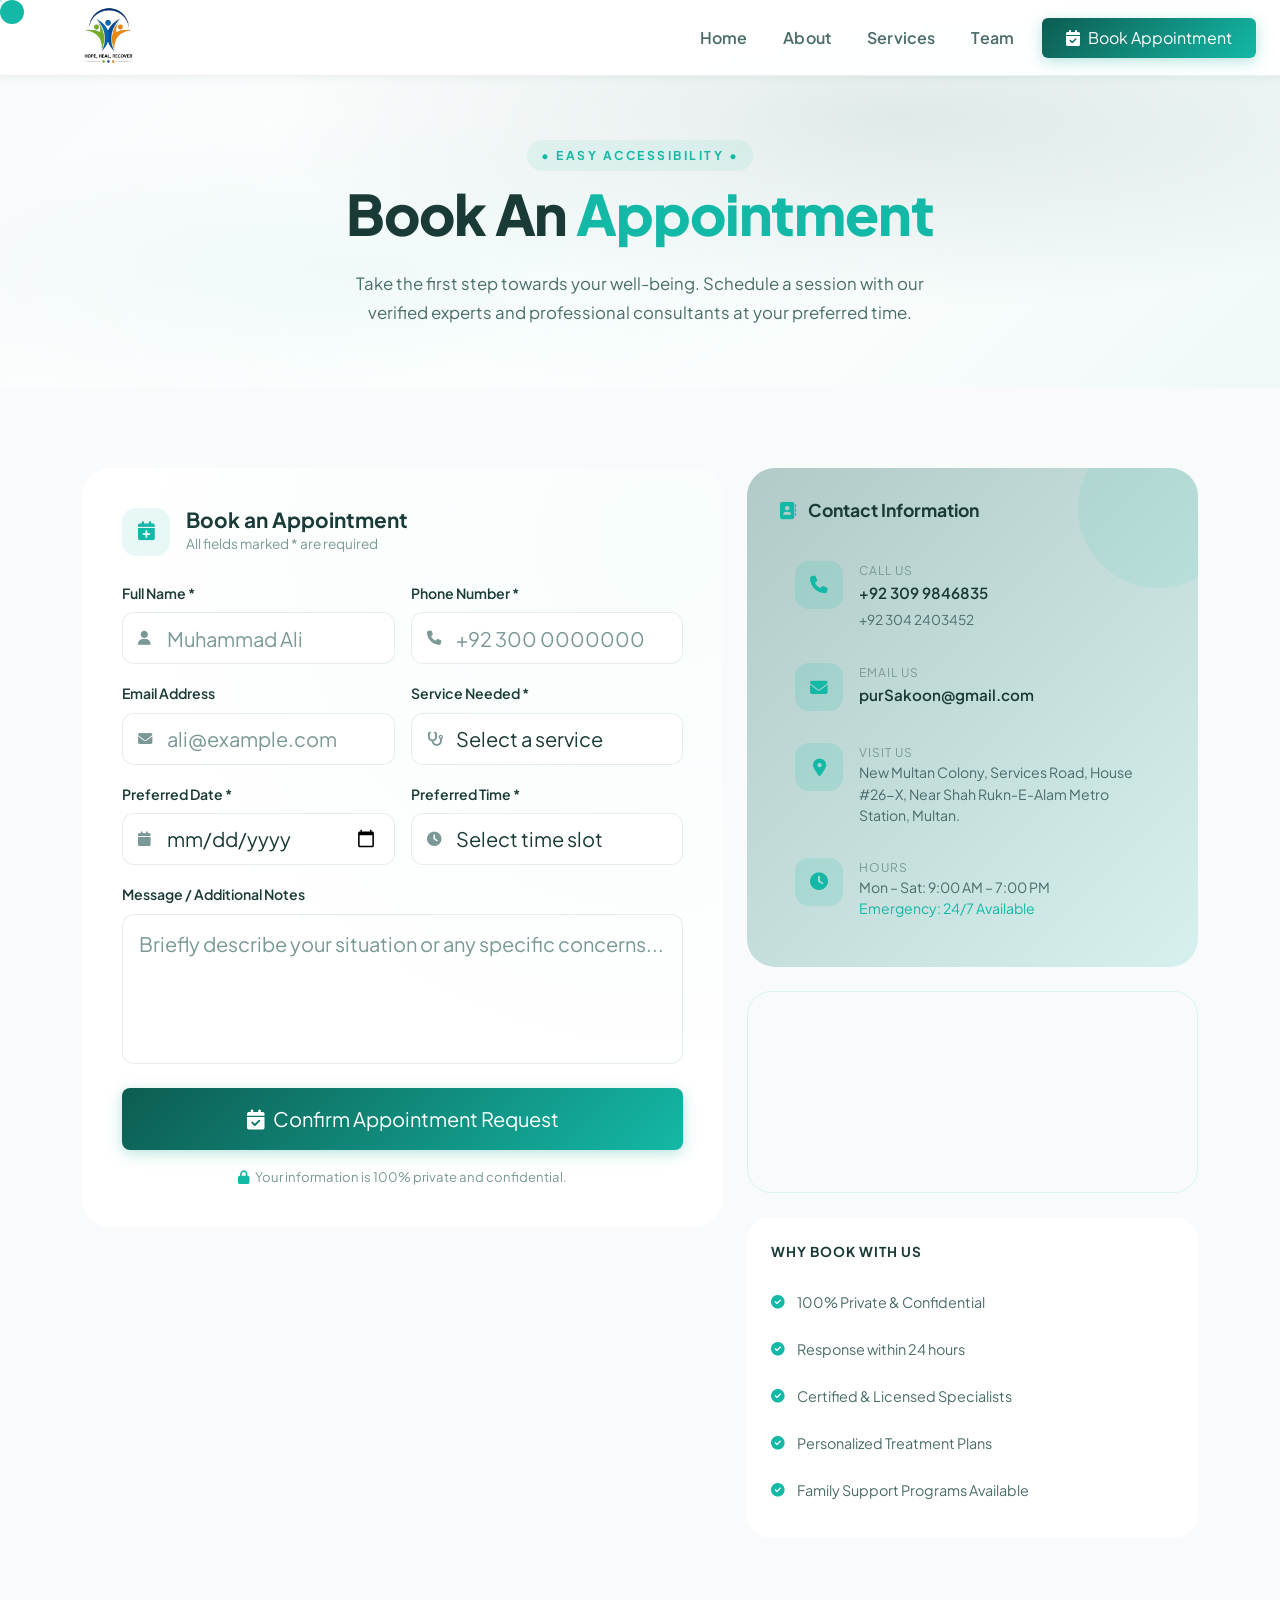
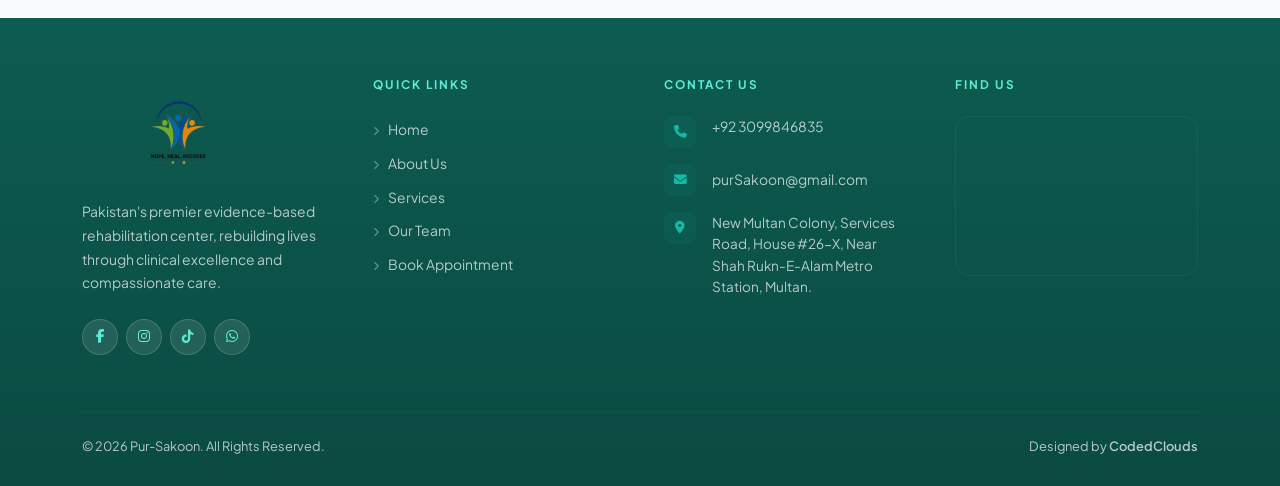
<file: book.html>
<!DOCTYPE html>
<html lang="en">
<head>
  <meta charset="UTF-8">
  <meta name="viewport" content="width=device-width, initial-scale=1.0">
  <title>Book Appointment — Pur-Sakoon Rehabilitation Center</title>
  <link rel="icon" type="image/png" href="./images/logo (2).png">

  <link rel="preconnect" href="https://fonts.googleapis.com">
  <link href="https://fonts.googleapis.com/css2?family=Plus+Jakarta+Sans:wght@300;400;500;600;700;800&display=swap" rel="stylesheet">

  <link href="https://cdn.jsdelivr.net/npm/bootstrap@5.3.0/dist/css/bootstrap.min.css" rel="stylesheet">
  <link rel="stylesheet" href="https://cdnjs.cloudflare.com/ajax/libs/font-awesome/6.4.0/css/all.min.css">
  <link rel="stylesheet" href="https://cdnjs.cloudflare.com/ajax/libs/animate.css/4.1.1/animate.min.css">

  <link rel="stylesheet" href="animations.css">
  <link rel="stylesheet" href="theme.css">

  <style>
    :root {
      --primary-color:   #0d5c51;
      --secondary-color: #14b8a6;
    }

    .booking-hero {
      padding-top: 140px;
      padding-bottom: 60px;
      min-height: 40vh;
      display: flex;
      align-items: center;
      position: relative;
      overflow: hidden;
    }

    .booking-hero::before {
      content: '';
      position: absolute;
      inset: 0;
      background: radial-gradient(ellipse at 70% 30%, rgba(13,92,81,0.12) 0%, transparent 50%),
                  radial-gradient(ellipse at 30% 70%, rgba(20,184,166,0.06) 0%, transparent 40%);
      pointer-events: none;
    }

    .page-title {
      font-size: clamp(2rem, 5vw, 3.5rem);
      font-weight: 800;
      line-height: 1.1;
      letter-spacing: -0.02em;
    }
    .page-title .accent { color: var(--secondary-color); }

    .section-tag {
      display: inline-block;
      font-size: 0.76rem; font-weight: 700;
      letter-spacing: 2.5px; text-transform: uppercase;
      margin-bottom: 12px;
    }

    .booking-section { padding: 80px 0; }

    .form-container {
      border-radius: 28px;
      padding: 40px;
      position: relative;
      overflow: hidden;
    }

    .form-container::before {
      content: '';
      position: absolute;
      top: -50%; right: -50%;
      width: 200%; height: 200%;
      background: radial-gradient(circle at 70% 30%, rgba(20,184,166,0.03) 0%, transparent 40%);
      pointer-events: none;
    }

    .input-icon-wrapper {
      position: relative;
    }

    .input-icon-wrapper i {
      position: absolute;
      top: 50%;
      transform: translateY(-50%);
      left: 16px;
      color: var(--text-muted);
      font-size: 0.9rem;
      pointer-events: none;
      z-index: 5;
    }

    .form-input {
      padding-left: 44px !important;
      transition: all 0.3s ease;
    }

    .form-input:focus {
      box-shadow: 0 0 0 3px rgba(20,184,166,0.15) !important;
    }

    .contact-card {
      border-radius: 28px;
      padding: 32px;
      position: relative;
      overflow: hidden;
    }

    .contact-card::before {
      content: '';
      position: absolute;
      top: -40px; right: -40px;
      width: 160px; height: 160px;
      border-radius: 50%;
      background: rgba(20,184,166,0.08);
      pointer-events: none;
    }

    .contact-item {
      display: flex;
      gap: 16px;
      align-items: flex-start;
      padding: 16px;
      border-radius: 16px;
      transition: all 0.3s ease;
    }

    .contact-item:hover {
      transform: translateX(8px);
      background: rgba(20,184,166,0.05);
    }

    .contact-icon {
      width: 48px;
      height: 48px;
      border-radius: 14px;
      display: flex;
      align-items: center;
      justify-content: center;
      font-size: 1.1rem;
      flex-shrink: 0;
    }

    .trust-item {
      display: flex;
      align-items: center;
      gap: 12px;
      padding: 12px 0;
    }

    .trust-item i {
      color: var(--secondary-color);
      font-size: 0.85rem;
    }

    @media (max-width: 991px) {
      .booking-hero { padding-top: 120px; min-height: unset; }
      .booking-section { padding: 60px 0; }
      .form-container { padding: 28px; }
    }

    @media (max-width: 767px) {
      .booking-hero { padding-top: 100px; }
      .booking-section { padding: 48px 0; }
      .form-container { padding: 24px; }
    }
  </style>
</head>
<body>

<!-- NAVBAR -->
<nav class="navbar navbar-expand-lg fixed-top py-0 animate__animated animate__slideInDown" style="height:76px;">
  <div class="container-fluid px-3 px-lg-4 d-flex align-items-center justify-content-between" style="height:100%;">
    <a class="navbar-brand p-0 m-0 d-flex align-items-center" href="index.html" style="height:100%;">
      <img src="./images/logo (2).png" alt="Pur-Sakoon Logo" style="height:100px;width:auto;object-fit:contain;">
    </a>

    <button class="navbar-toggler border-0" type="button" data-bs-toggle="collapse" data-bs-target="#navbarNav" aria-label="Toggle navigation">
      <span class="navbar-toggler-icon"></span>
    </button>

    <div class="collapse navbar-collapse justify-content-end custom-nav-menu p-3 p-lg-0" id="navbarNav">
      <ul class="navbar-nav align-items-center gap-1 py-2">
        <li class="nav-item"><a class="nav-link fw-semibold px-3" href="index.html">Home</a></li>
        <li class="nav-item"><a class="nav-link fw-semibold px-3" href="about.html">About</a></li>
        <li class="nav-item"><a class="nav-link fw-semibold px-3" href="services.html">Services</a></li>
        <li class="nav-item"><a class="nav-link fw-semibold px-3" href="team.html">Team</a></li>
        <li class="nav-item ms-lg-2">
          <a class="btn btn-custom px-4 py-2 btn-animate-pulse-primary active" href="book.html">
            <i class="fa-solid fa-calendar-check me-2"></i>Book Appointment
          </a>
        </li>
      </ul>
    </div>
  </div>
</nav>

<!-- HERO -->
<section class="booking-hero">
  <div class="container position-relative" style="z-index:2;">
    <div class="row align-items-center">
      <div class="col-lg-8 mx-auto text-center animate__animated animate__fadeInUp">
        <span class="section-tag" style="color:var(--secondary-color);">• Easy Accessibility •</span>
        <h1 class="page-title mb-4">
          Book An <span class="accent">Appointment</span>
        </h1>
        <p style="font-size:1.05rem;line-height:1.75;max-width:620px;margin:0 auto;">
          Take the first step towards your well-being. Schedule a session with our verified experts and professional consultants at your preferred time.
        </p>
      </div>
    </div>
  </div>
</section>

<!-- BOOKING SECTION -->
<section class="booking-section">
  <div class="container">
    <div class="row g-4">

      <!-- LEFT: Booking Form -->
      <div class="col-lg-7">
        <div class="form-container scroll-reveal" style="background:var(--card);">
          <div class="d-flex align-items-center gap-3 mb-4">
            <div style="width:48px;height:48px;background:rgba(20,184,166,0.10);border-radius:14px;display:flex;align-items:center;justify-content:center;color:var(--secondary-color);font-size:1.2rem;">
              <i class="fa-solid fa-calendar-plus"></i>
            </div>
            <div>
              <h3 style="color:var(--text-primary);font-size:1.3rem;font-weight:700;margin:0;">Book an Appointment</h3>
              <p style="color:var(--text-muted);font-size:0.85rem;margin:0;">All fields marked * are required</p>
            </div>
          </div>

          <form id="appointmentForm">
            <div class="row g-3 mb-3">
              <div class="col-md-6">
                <label class="form-label fw-semibold" style="color:var(--text-primary);font-size:0.88rem;">Full Name *</label>
                <div class="input-icon-wrapper">
                  <i class="fa-solid fa-user"></i>
                  <input type="text" id="fullName" name="fullName" placeholder="Muhammad Ali" required class="form-input form-control form-control-lg" style="border-radius:12px;height:52px;">
                </div>
              </div>
              <div class="col-md-6">
                <label class="form-label fw-semibold" style="color:var(--text-primary);font-size:0.88rem;">Phone Number *</label>
                <div class="input-icon-wrapper">
                  <i class="fa-solid fa-phone"></i>
                  <input type="tel" id="phoneNumber" name="phoneNumber" placeholder="+92 300 0000000" required class="form-input form-control form-control-lg" style="border-radius:12px;height:52px;">
                </div>
              </div>
            </div>

            <div class="row g-3 mb-3">
              <div class="col-md-6">
                <label class="form-label fw-semibold" style="color:var(--text-primary);font-size:0.88rem;">Email Address</label>
                <div class="input-icon-wrapper">
                  <i class="fa-solid fa-envelope"></i>
                  <input type="email" id="email" name="email" placeholder="ali@example.com" class="form-input form-control form-control-lg" style="border-radius:12px;height:52px;">
                </div>
              </div>
              <div class="col-md-6">
                <label class="form-label fw-semibold" style="color:var(--text-primary);font-size:0.88rem;">Service Needed *</label>
                <div class="input-icon-wrapper">
                  <i class="fa-solid fa-stethoscope"></i>
                  <select id="serviceNeeded" name="serviceNeeded" required class="form-input form-select form-select-lg" style="border-radius:12px;height:52px;">
                    <option value="" disabled selected>Select a service</option>
                    <option value="Medical Detoxification">Medical Detoxification</option>
                    <option value="Psychiatric Consultation">Psychiatric Consultation</option>
                    <option value="Individual Therapy">Individual Therapy</option>
                    <option value="Family Counseling">Family Counseling</option>
                    <option value="Aftercare Program">Aftercare Program</option>
                  </select>
                </div>
              </div>
            </div>

            <div class="row g-3 mb-3">
              <div class="col-md-6">
                <label class="form-label fw-semibold" style="color:var(--text-primary);font-size:0.88rem;">Preferred Date *</label>
                <div class="input-icon-wrapper">
                  <i class="fa-solid fa-calendar"></i>
                  <input type="date" id="preferredDate" name="preferredDate" required class="form-input form-control form-control-lg" style="border-radius:12px;height:52px;">
                </div>
              </div>
              <div class="col-md-6">
                <label class="form-label fw-semibold" style="color:var(--text-primary);font-size:0.88rem;">Preferred Time *</label>
                <div class="input-icon-wrapper">
                  <i class="fa-solid fa-clock"></i>
                  <select id="preferredTime" name="preferredTime" required class="form-input form-select form-select-lg" style="border-radius:12px;height:52px;">
                    <option value="" disabled selected>Select time slot</option>
                    <option value="Morning (9:00 AM – 12:00 PM)">Morning (9:00 AM – 12:00 PM)</option>
                    <option value="Afternoon (12:00 PM – 4:00 PM)">Afternoon (12:00 PM – 4:00 PM)</option>
                    <option value="Evening (4:00 PM – 7:00 PM)">Evening (4:00 PM – 7:00 PM)</option>
                  </select>
                </div>
              </div>
            </div>

            <div class="mb-4">
              <label class="form-label fw-semibold" style="color:var(--text-primary);font-size:0.88rem;">Message / Additional Notes</label>
              <textarea id="message" name="message" rows="4" placeholder="Briefly describe your situation or any specific concerns..." class="form-control form-control-lg" style="border-radius:12px;resize:none;padding:14px 16px;"></textarea>
            </div>

            <button type="submit" id="submitBtn" class="btn btn-custom btn-lg w-100 py-3 btn-animate-pulse-primary">
              <i class="fa-solid fa-calendar-check me-2"></i>Confirm Appointment Request
            </button>

            <!-- Alert Messages -->
            <div id="alertSuccess" class="alert mt-3 mb-0 d-none" style="border-radius:12px;background:rgba(20,184,166,0.12);border:1px solid rgba(20,184,166,0.3);color:#0d5c51;font-size:0.9rem;">
              <i class="fa-solid fa-circle-check me-2" style="color:#14b8a6;"></i>
              <strong>Appointment request sent!</strong> We will contact you within 24 hours.
            </div>
            <div id="alertError" class="alert mt-3 mb-0 d-none" style="border-radius:12px;background:rgba(220,38,38,0.08);border:1px solid rgba(220,38,38,0.2);color:#dc2626;font-size:0.9rem;">
              <i class="fa-solid fa-circle-xmark me-2"></i>
              <span id="errorMsg">Something went wrong. Please try again.</span>
            </div>

            <p class="text-center mt-3 mb-0" style="font-size:0.82rem;color:var(--text-muted);">
              <i class="fa-solid fa-lock me-1" style="color:var(--secondary-color);"></i> Your information is 100% private and confidential.
            </p>
          </form>
        </div>
      </div>

      <!-- RIGHT: Contact Info + Trust -->
      <div class="col-lg-5">
        <!-- Contact Card -->
        <div class="contact-card scroll-reveal mb-4" style="background:linear-gradient(135deg, rgba(13,92,81,0.3), rgba(20,184,166,0.15));">
          <h4 class="fw-bold mb-4" style="font-size:1.1rem;color:var(--text-primary);">
            <i class="fa-solid fa-address-book me-2" style="color:var(--secondary-color);"></i> Contact Information
          </h4>

          <div class="contact-item">
            <div class="contact-icon" style="background:rgba(20,184,166,0.15);color:var(--secondary-color);">
              <i class="fa-solid fa-phone"></i>
            </div>
            <div>
              <p class="mb-0" style="font-size:0.75rem;color:var(--text-muted);text-transform:uppercase;letter-spacing:1px;">Call Us</p>
              <a href="tel:+923099846835" style="font-size:0.95rem;font-weight:600;color:var(--text-primary);text-decoration:none;">+92 309 9846835</a><br>
              <a href="tel:+923042403452" style="font-size:0.85rem;color:var(--text-secondary);text-decoration:none;">+92 304 2403452</a>
            </div>
          </div>

          <div class="contact-item">
            <div class="contact-icon" style="background:rgba(20,184,166,0.15);color:var(--secondary-color);">
              <i class="fa-solid fa-envelope"></i>
            </div>
            <div>
              <p class="mb-0" style="font-size:0.75rem;color:var(--text-muted);text-transform:uppercase;letter-spacing:1px;">Email Us</p>
              <a href="mailto:purSakoon@gmail.com" style="font-size:0.95rem;font-weight:600;color:var(--text-primary);text-decoration:none;">purSakoon@gmail.com</a>
            </div>
          </div>

          <div class="contact-item">
            <div class="contact-icon" style="background:rgba(20,184,166,0.15);color:var(--secondary-color);">
              <i class="fa-solid fa-location-dot"></i>
            </div>
            <div>
              <p class="mb-0" style="font-size:0.75rem;color:var(--text-muted);text-transform:uppercase;letter-spacing:1px;">Visit Us</p>
              <p style="font-size:0.88rem;color:var(--text-secondary);line-height:1.5;margin:0;">New Multan Colony, Services Road, House #26-X, Near Shah Rukn-E-Alam Metro Station, Multan.</p>
            </div>
          </div>

          <div class="contact-item">
            <div class="contact-icon" style="background:rgba(20,184,166,0.15);color:var(--secondary-color);">
              <i class="fa-solid fa-clock"></i>
            </div>
            <div>
              <p class="mb-0" style="font-size:0.75rem;color:var(--text-muted);text-transform:uppercase;letter-spacing:1px;">Hours</p>
              <p style="font-size:0.88rem;color:var(--text-secondary);line-height:1.5;margin:0;">Mon – Sat: 9:00 AM – 7:00 PM<br><span style="color:var(--secondary-color);">Emergency: 24/7 Available</span></p>
            </div>
          </div>
        </div>

        <!-- Map -->
        <div class="scroll-reveal mb-4" style="border-radius:24px;overflow:hidden;border:1px solid rgba(20,184,166,0.12);">
          <iframe src="https://www.google.com/maps/embed?pb=!1m18!1m12!1m3!1d3448.24330104533!2d71.4925!3d30.2011!2m3!1f0!2f0!3f0!3m2!1i1024!2i768!4f13.1!3m3!1m2!1s0x0%3A0x0!2zMzDCsDEyJzA0LjAiTiA3McKwMjknMzMuMCJF!5e0!3m2!1sen!2spk!4v1700000000000!5m2!1sen!2spk"
                  class="w-100 border-0" style="height:200px;filter:invert(0.85) hue-rotate(180deg) contrast(1.05);display:block;"
                  allowfullscreen loading="lazy" title="Pur-Sakoon Location"></iframe>
        </div>

        <!-- Trust Badges -->
        <div class="scroll-reveal" style="border-radius:24px;padding:24px;background:var(--card);">
          <p class="fw-bold mb-3" style="font-size:0.85rem;color:var(--text-primary);text-transform:uppercase;letter-spacing:1px;">Why Book With Us</p>
          <div class="trust-item">
            <i class="fa-solid fa-circle-check"></i>
            <span style="font-size:0.9rem;color:var(--text-secondary);">100% Private & Confidential</span>
          </div>
          <div class="trust-item">
            <i class="fa-solid fa-circle-check"></i>
            <span style="font-size:0.9rem;color:var(--text-secondary);">Response within 24 hours</span>
          </div>
          <div class="trust-item">
            <i class="fa-solid fa-circle-check"></i>
            <span style="font-size:0.9rem;color:var(--text-secondary);">Certified & Licensed Specialists</span>
          </div>
          <div class="trust-item">
            <i class="fa-solid fa-circle-check"></i>
            <span style="font-size:0.9rem;color:var(--text-secondary);">Personalized Treatment Plans</span>
          </div>
          <div class="trust-item">
            <i class="fa-solid fa-circle-check"></i>
            <span style="font-size:0.9rem;color:var(--text-secondary);">Family Support Programs Available</span>
          </div>
        </div>
      </div>
    </div>
  </div>
</section>


<footer class="position-relative" style="z-index: 1; background-color: #111827; padding: 60px 0 30px;">
  <div class="container">
    <div class="row g-5">
      <div class="col-xl-3 col-lg-3 col-md-6">
<div class="d-flex align-items-center mb-2">
    <img src="./images/logo (2).png"
         alt="Pur-Sakoon Logo"
         style="height: auto; width: 200px; object-fit: contain; margin-right: 12px;">
</div><p style="font-size: 0.87rem; line-height: 1.7; margin-bottom: 24px; color: var(--text-muted);">
    Pakistan's premier evidence-based rehabilitation center, rebuilding lives through clinical excellence and compassionate care.
</p>    
     <div class="d-flex gap-2">
          <a href="https://www.facebook.com/share/18JkBkpmCJ/" class="social-btn" style="width:36px;height:36px;border-radius:50%;background:rgba(20,184,166,0.07);border:1px solid rgba(20,184,166,0.14);display:flex;align-items:center;justify-content:center;color:var(--secondary-color);font-size:0.85rem;text-decoration:none;transition:all 0.3s ease;">
            <i class="fa-brands fa-facebook-f"></i>
          </a>
          <a href="#" class="social-btn" style="width:36px;height:36px;border-radius:50%;background:rgba(20,184,166,0.07);border:1px solid rgba(20,184,166,0.14);display:flex;align-items:center;justify-content:center;color:var(--secondary-color);font-size:0.85rem;text-decoration:none;transition:all 0.3s ease;">
            <i class="fa-brands fa-instagram"></i>
          </a><a href="https://www.tiktok.com/@sakoonrehab0?_r=1&_t=ZS-91wRI0O2Osa" target="_blank" class="social-btn" style="width:36px;height:36px;border-radius:50%;background:rgba(20,184,166,0.07);border:1px solid rgba(20,184,166,0.14);display:flex;align-items:center;justify-content:center;color:var(--secondary-color);font-size:0.85rem;text-decoration:none;transition:all 0.3s ease;">
  <i class="fa-brands fa-tiktok"></i>
</a>
<a href="https://wa.me/923099846835" target="_blank" class="social-btn" style="width:36px;height:36px;border-radius:50%;background:rgba(20,184,166,0.07);border:1px solid rgba(20,184,166,0.14);display:flex;align-items:center;justify-content:center;color:var(--secondary-color);font-size:0.85rem;text-decoration:none;transition:all 0.3s ease;">
  <i class="fa-brands fa-whatsapp"></i>
</a>           </div>
      </div>

      <div class="col-xl-3 col-lg-3 col-md-6">
        <h6 class="fw-bold text-uppercase mb-4" style="font-size:0.74rem;letter-spacing:2px;color:var(--secondary-color);">Quick Links</h6>
        <ul class="list-unstyled d-flex flex-column gap-2 mb-0">
          <li><a href="index.html" class="footer-link text-decoration-none" style="font-size:0.87rem;color:var(--text-muted);transition:color 0.2s;"><i class="fa-solid fa-angle-right me-2 opacity-50" style="font-size:0.65rem;"></i>Home</a></li>
          <li><a href="about.html" class="footer-link text-decoration-none" style="font-size:0.87rem;color:var(--text-muted);transition:color 0.2s;"><i class="fa-solid fa-angle-right me-2 opacity-50" style="font-size:0.65rem;"></i>About Us</a></li>
          <li><a href="services.html" class="footer-link text-decoration-none" style="font-size:0.87rem;color:var(--text-muted);transition:color 0.2s;"><i class="fa-solid fa-angle-right me-2 opacity-50" style="font-size:0.65rem;"></i>Services</a></li>
          <li><a href="team.html" class="footer-link text-decoration-none" style="font-size:0.87rem;color:var(--text-muted);transition:color 0.2s;"><i class="fa-solid fa-angle-right me-2 opacity-50" style="font-size:0.65rem;"></i>Our Team</a></li>
          <li><a href="book.html" class="footer-link text-decoration-none" style="font-size:0.87rem;color:var(--text-muted);transition:color 0.2s;"><i class="fa-solid fa-angle-right me-2 opacity-50" style="font-size:0.65rem;"></i>Book Appointment</a></li>
        </ul>
      </div>

      <div class="col-xl-3 col-lg-3 col-md-6">
        <h6 class="fw-bold text-uppercase mb-4" style="font-size:0.74rem;letter-spacing:2px;color:var(--secondary-color);">Contact Us</h6>
        <ul class="list-unstyled d-flex flex-column gap-3">
          <li class="d-flex align-items-start gap-3">
            <div style="width:32px;height:32px;border-radius:8px;background:rgba(20,184,166,0.07);display:flex;align-items:center;justify-content:center;flex-shrink:0;">
              <i class="fa-solid fa-phone" style="font-size:0.8rem;color:var(--secondary-color);"></i>
            </div>
            <a href="tel:+923099846835" style="font-size:0.87rem;text-decoration:none;color:var(--text-muted);">+92 3099846835</a>
          </li>
          <li class="d-flex align-items-center gap-3">
            <div style="width:32px;height:32px;border-radius:8px;background:rgba(20,184,166,0.07);display:flex;align-items:center;justify-content:center;flex-shrink:0;">
              <i class="fa-solid fa-envelope" style="font-size:0.8rem;color:var(--secondary-color);"></i>
            </div>
            <a href="mailto:purSakoon@gmail.com" style="font-size:0.87rem;text-decoration:none;color:var(--text-muted);">purSakoon@gmail.com</a>
          </li>
          <li class="d-flex align-items-start gap-3">
            <div style="width:32px;height:32px;border-radius:8px;background:rgba(20,184,166,0.07);display:flex;align-items:center;justify-content:center;flex-shrink:0;">
              <i class="fa-solid fa-location-dot" style="font-size:0.8rem;color:var(--secondary-color);"></i>
            </div>
            <p style="font-size:0.85rem;margin:0;line-height:1.55;color:var(--text-muted);">New Multan Colony, Services Road, House #26-X, Near Shah Rukn-E-Alam Metro Station, Multan.</p>
          </li>
        </ul>
      </div>

      <div class="col-xl-3 col-lg-3 col-md-6">
        <h6 class="fw-bold text-uppercase mb-4" style="font-size:0.74rem;letter-spacing:2px;color:var(--secondary-color);">Find Us</h6>
        <div style="border-radius:14px;overflow:hidden;border:1px solid rgba(20,184,166,0.12);height:160px;">
          <iframe src="https://www.google.com/maps/embed?pb=!1m18!1m12!1m3!1d3448.24330104533!2d71.4925!3d30.2011!2m3!1f0!2f0!3f0!3m2!1i1024!2i768!4f13.1!3m3!1m2!1s0x0%3A0x0!2zMzDCsDEyJzA0LjAiTiA3McKwMjknMzMuMCJF!5e0!3m2!1sen!2spk!4v1700000000000!5m2!1sen!2spk"
                  class="w-100 border-0" style="height:160px;filter:invert(0.85) hue-rotate(180deg) contrast(1.05);display:block;"
                  allowfullscreen loading="lazy" title="Pur-Sakoon Location"></iframe>
        </div>
      </div>
    </div>

    <hr style="margin:56px 0 24px;border-color:rgba(255,255,255,0.05);">

    <div class="row align-items-center g-3">
      <div class="col-md-6 text-center text-md-start">
        <p style="font-size:0.8rem;margin:0;color:var(--text-muted);">© 2026 Pur-Sakoon. All Rights Reserved.</p>
      </div>
      <div class="col-md-6 text-center text-md-end">
        <p style="font-size:0.8rem;margin:0;color:var(--text-muted);">Designed by <a href="#" style="color:var(--secondary-color);text-decoration:none;font-weight:600;">CodedClouds</a></p>
      </div>
    </div>
  </div>
</footer><script src="https://cdn.jsdelivr.net/npm/bootstrap@5.3.0/dist/js/bootstrap.bundle.min.js"></script>

<!-- Appointment Form: Backend Connection -->
<script>
  (function () {
    const BACKEND_URL = '/api/v1/send-appointment-email';

    const form       = document.getElementById('appointmentForm');
    const submitBtn  = document.getElementById('submitBtn');
    const alertSuccess = document.getElementById('alertSuccess');
    const alertError   = document.getElementById('alertError');
    const errorMsg     = document.getElementById('errorMsg');

    function showAlert(type) {
      alertSuccess.classList.add('d-none');
      alertError.classList.add('d-none');
      if (type === 'success') alertSuccess.classList.remove('d-none');
      if (type === 'error')   alertError.classList.remove('d-none');
      // Scroll to alert
      (type === 'success' ? alertSuccess : alertError).scrollIntoView({ behavior: 'smooth', block: 'center' });
    }

    form.addEventListener('submit', async function (e) {
      e.preventDefault();

      // Collect form data
      const data = {
        fullName      : form.fullName.value.trim(),
        phoneNumber   : form.phoneNumber.value.trim(),
        email         : form.email.value.trim() || 'Not provided',
        serviceNeeded : form.serviceNeeded.value,
        preferredDate : form.preferredDate.value,
        preferredTime : form.preferredTime.value,
        message       : form.message.value.trim(),
      };

      // UI: loading state
      submitBtn.disabled = true;
      submitBtn.innerHTML = '<span class="spinner-border spinner-border-sm me-2" role="status"></span>Sending...';
      alertSuccess.classList.add('d-none');
      alertError.classList.add('d-none');

      try {
        const response = await fetch(BACKEND_URL, {
          method : 'POST',
          headers: { 'Content-Type': 'application/json' },
          body   : JSON.stringify(data),
        });

        const result = await response.json();

        if (response.ok) {
          showAlert('success');
          form.reset();
        } else {
          errorMsg.textContent = result.message || 'Something went wrong. Please try again.';
          showAlert('error');
        }
      } catch (err) {
        errorMsg.textContent = 'Could not reach the server. Please check your connection or try again later.';
        showAlert('error');
      } finally {
        submitBtn.disabled = false;
        submitBtn.innerHTML = '<i class="fa-solid fa-calendar-check me-2"></i>Confirm Appointment Request';
      }
    });
  })();
</script>

<script>
(function () {
  'use strict';

  document.documentElement.style.backgroundColor = '#ffffff';

  /* Custom Cursive Pointer Cursor (desktop only) */
  if (window.matchMedia('(hover: hover) and (pointer: fine)').matches) {
    const ring = document.createElement('div'); ring.id = 'cursor-ring';
    const dot  = document.createElement('div'); dot.id  = 'cursor-dot';
    document.documentElement.appendChild(ring);
    document.documentElement.appendChild(dot);

    // CSS Styling: Rounded elements ko bilkul khatam kar diya
    const style = document.createElement('style');
    style.innerHTML = `
      #cursor-dot {
        position: fixed; top: 0; left: 0; width: 24px; height: 24px;
        background: url("data:image/svg+xml,%3Csvg xmlns='http://www.w3.org/2000/svg' viewBox='0 0 24 24' fill='%2314b8a6'%3E%3Cpath d='M21 11h-3.26c-.48-1.58-1.85-2.78-3.57-2.96V5c0-1.66-1.34-3-3-3S8.17 3.34 8.17 5v4.11c-1.37.34-2.42 1.43-2.62 2.82L4.22 17.1c-.26 1.84 1.05 3.53 2.89 3.79.13.02.26.03.39.03h7.73c2.42 0 4.54-1.64 5.15-3.98l1.12-4.28c.18-.68-.22-1.38-.9-1.56-.16-.04-.33-.04-.5-.02z'/%3E%3C/svg%3E") no-repeat center;
        pointer-events: none; z-index: 2147483647; transform: translate(0, 0);
        transition: transform 0.1s ease;
      }
      #cursor-ring {
        position: fixed; top: 0; left: 0; width: 0; height: 0;
        pointer-events: none; z-index: 2147483646;
      }
      .cursor-hover #cursor-dot {
        transform: scale(1.2);
        filter: hue-rotate(30deg);
      }
    `;
    document.head.appendChild(style);

    let mx = 0, my = 0;
    window.addEventListener('mousemove', e => {
      mx = e.clientX; my = e.clientY;
      // Icon ki tip ko click point par align karne ke liye thoda offset kiya
      dot.style.left = `${mx - 2}px`;
      dot.style.top = `${my - 2}px`;
    }, { passive: true });

    const hoverSel = 'a,button,.btn,.bento-card,.pillar-card,.modality-box,.feature-box,input,textarea,.social-btn,.orbit-node';
    document.addEventListener('mouseover', e => { if (e.target.closest(hoverSel)) document.body.classList.add('cursor-hover'); });
    document.addEventListener('mouseout', e => { if (e.target.closest(hoverSel)) document.body.classList.remove('cursor-hover'); });
    window.addEventListener('mousedown', () => document.body.classList.add('cursor-click'));
    window.addEventListener('mouseup', () => document.body.classList.remove('cursor-click'));
  }

  /* Bento Spotlight Mouse Tracking */
  document.querySelectorAll('.bento-card').forEach(card => {
    card.addEventListener('mousemove', e => {
      const r = card.getBoundingClientRect();
      card.style.setProperty('--mx', ((e.clientX - r.left) / r.width * 100) + '%');
      card.style.setProperty('--my', ((e.clientY - r.top) / r.height * 100) + '%');
    });
  });

  /* Ripple Effect */
  document.addEventListener('click', e => {
    const btn = e.target.closest('.btn, button, a.btn, .loop-break-btn, .cta-button');
    if (!btn) return;
    const r = btn.getBoundingClientRect(), s = Math.max(r.width, r.height);
    const x = e.clientX - r.left - s / 2, y = e.clientY - r.top - s / 2;
    const rp = document.createElement('span');
    rp.className = 'ripple-circle';
    rp.style.cssText = `width:${s}px;height:${s}px;left:${x}px;top:${y}px;`;
    btn.style.position = 'relative';
    btn.appendChild(rp);
    setTimeout(() => rp.remove(), 650);
  });

  /* Trailing Sparkles (Ab yeh stars ya dots ke bajaye halki cursive ribbon lines banayega) */
  if (window.matchMedia('(hover: hover) and (pointer: fine)').matches) {
    window.addEventListener('mousemove', e => {
      const s = document.createElement('div');
      // Ek barik flat line/ribbon effect ke liye width aur height badal di
      s.style.cssText = `position:fixed;left:${e.clientX}px;top:${e.clientY}px;width:12px;height:2px;background:#14b8a6;pointer-events:none;z-index:2147483644;transform:translate(-50%,-50%) rotate(45deg);transition:opacity .4s, transform .4s;opacity:0.6;`;
      document.documentElement.appendChild(s);
      requestAnimationFrame(() => {
        s.style.opacity = '0';
        s.style.transform = `translate(-50%, calc(-50% + 10px)) rotate(90deg) scaleX(0)`;
      });
      setTimeout(() => s.remove(), 400);
    }, { passive: true });
  }

  document.addEventListener('DOMContentLoaded', () => {
    /* Scroll progress bar + back-to-top */
    const bar = document.createElement('div'); bar.id = 'ps-scroll-bar'; document.body.prepend(bar);
    const topBtn = document.createElement('button'); topBtn.id = 'ps-back-top';
    topBtn.innerHTML = '<i class="fa-solid fa-arrow-up"></i>';
    topBtn.setAttribute('aria-label', 'Back to top');
    document.body.appendChild(topBtn);
    topBtn.addEventListener('click', () => window.scrollTo({ top: 0, behavior: 'smooth' }));

    function onScroll() {
      const st = window.scrollY;
      const dh = document.documentElement.scrollHeight - window.innerHeight;
      bar.style.width = (dh > 0 ? (st / dh * 100) : 0) + '%';
      document.querySelector('.navbar')?.classList.toggle('scrolled-nav', st > 60);
      topBtn.classList.toggle('visible', st > 400);
    }
    window.addEventListener('scroll', onScroll, { passive: true });

    /* Scroll Reveal */
    const revealObs = new IntersectionObserver((entries, obs) => {
      entries.forEach(entry => {
        if (!entry.isIntersecting) return;
        const el = entry.target;

        if (el.hasAttribute('data-animate')) {
          const cls = el.getAttribute('data-animate');
          const delay = parseFloat(el.style.transitionDelay || el.style.animationDelay) || 0;
          setTimeout(() => {
            el.style.visibility = 'visible';
            el.style.opacity = '1';
            el.classList.add('animate__animated', cls, 'animate-visible');
          }, delay * 1000);
        }

        if (el.classList.contains('scroll-reveal') || el.classList.contains('reveal-card')) {
          el.classList.add('is-visible');
        }

        obs.unobserve(el);
      });
    }, { rootMargin: '0px 0px -60px 0px', threshold: 0.10 });

    document.querySelectorAll(
      '[data-animate], .scroll-reveal, .reveal-card, .bento-card, .pillar-card, .feature-box, .modality-box, .team-card'
    ).forEach(el => revealObs.observe(el));

    /* Active nav link */
    const cur = location.pathname.split('/').pop() || 'index.html';
    document.querySelectorAll('.nav-link').forEach(l => {
      const href = l.getAttribute('href') || '';
      if (href === cur || (cur === '' && href === 'index.html')) l.classList.add('active');
    });

    /* Animated counters */
    const statEls = document.querySelectorAll('.stat-card h3');
    const cObs = new IntersectionObserver((entries, o) => {
      entries.forEach(entry => {
        if (!entry.isIntersecting) return;
        const el = entry.target;
        const txt = el.textContent.trim();
        const num = parseFloat(txt.replace(/[^0-9.]/g, ''));
        if (isNaN(num)) return;
        const suffix = txt.replace(/[0-9.]/g, '');
        const dur = 1100, start = performance.now();
        function tick(now) {
          const p = Math.min((now - start) / dur, 1);
          const ease = 1 - Math.pow(1 - p, 3);
          el.textContent = Math.round(ease * num) + suffix;
          if (p < 1) requestAnimationFrame(tick);
        }
        requestAnimationFrame(tick);
        o.unobserve(el);
      });
    }, { threshold: 0.5 });
    statEls.forEach(el => cObs.observe(el));
  });

})();
</script>
</body>
</html>
</file>
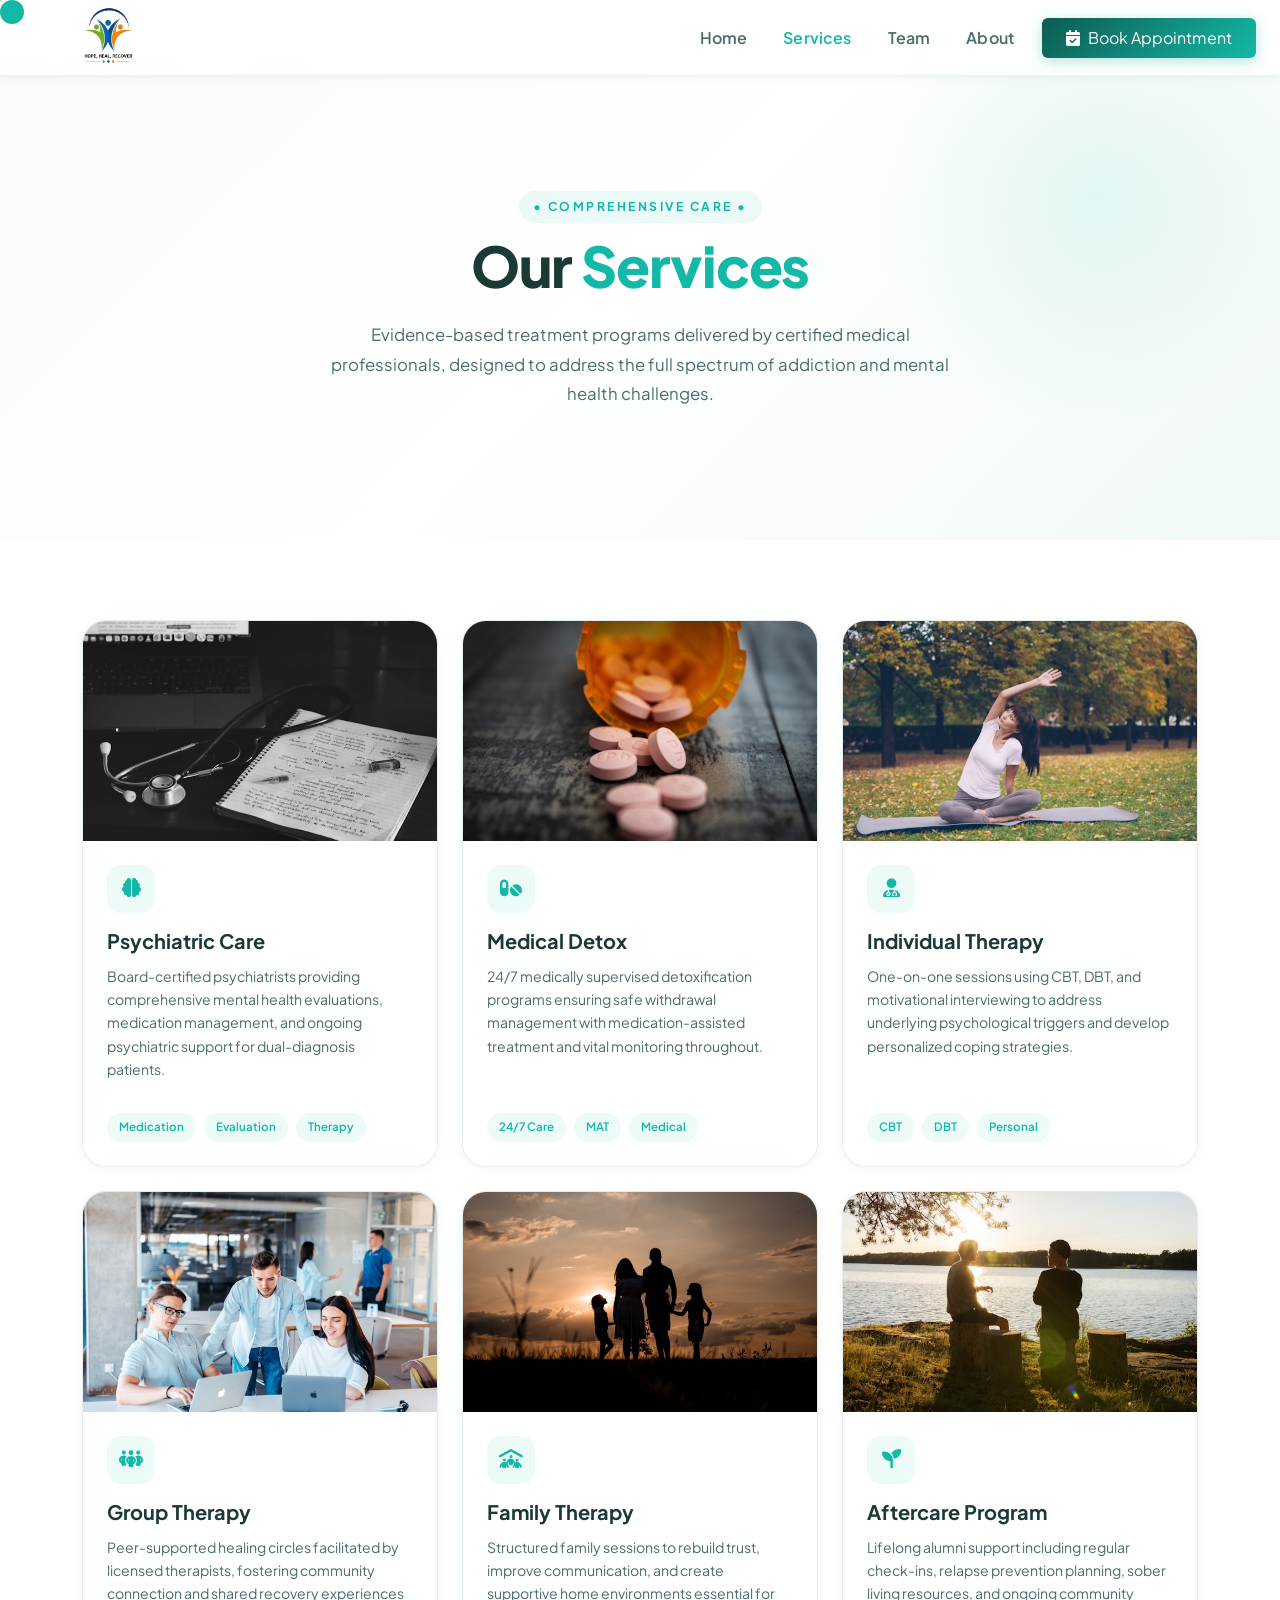
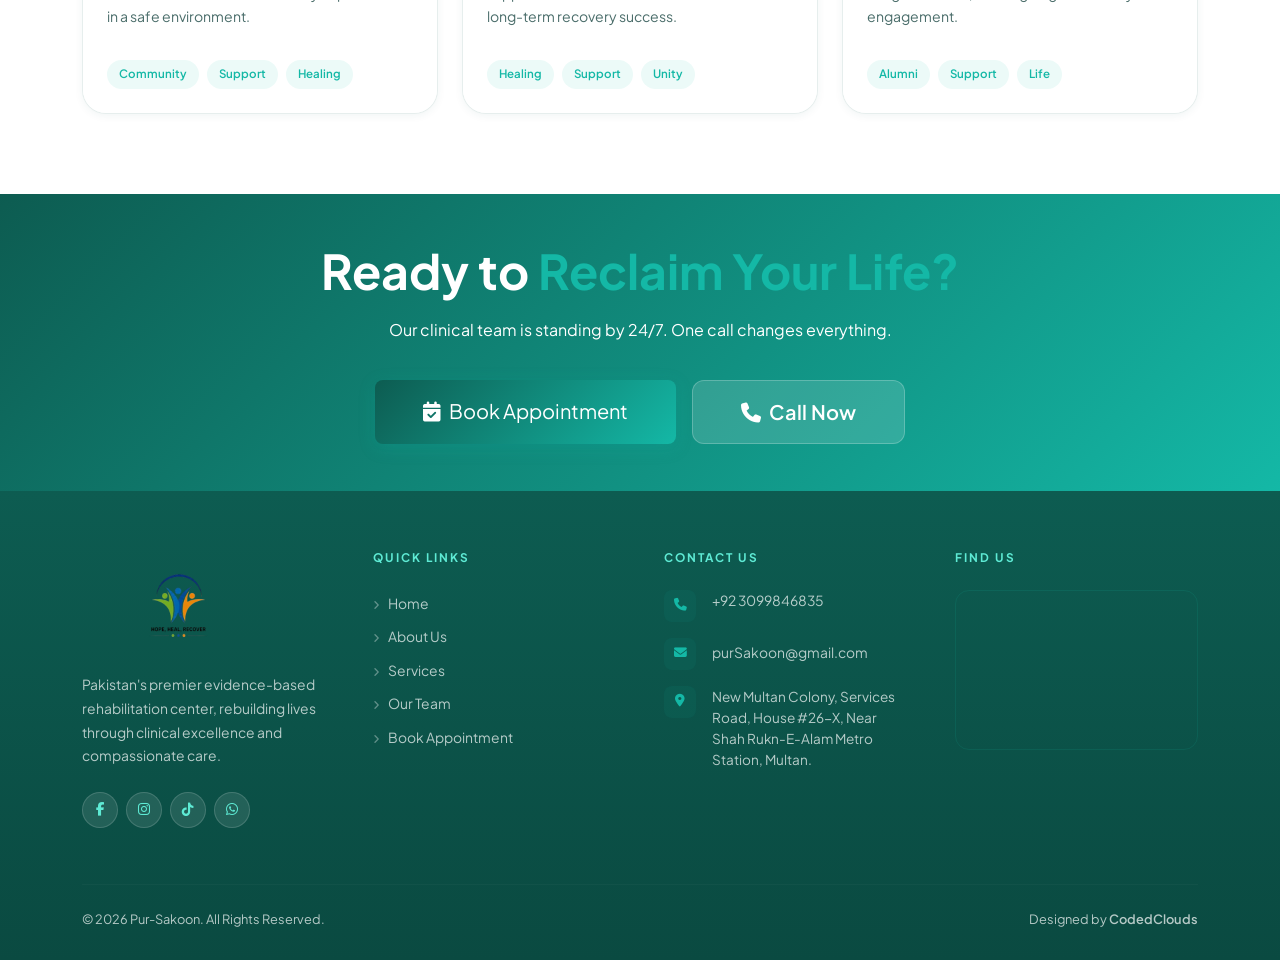
<file: services.html>
<!DOCTYPE html>
<html lang="en">
<head>
  <meta charset="UTF-8">
  <meta name="viewport" content="width=device-width, initial-scale=1.0">
  <title>Our Services — Pur-Sakoon Rehabilitation Center</title>
  <link rel="icon" type="image/png" href="./images/logo (2).png">

  <link rel="preconnect" href="https://fonts.googleapis.com">
  <link href="https://fonts.googleapis.com/css2?family=Plus+Jakarta+Sans:wght@300;400;500;600;700;800&display=swap" rel="stylesheet">

  <link href="https://cdn.jsdelivr.net/npm/bootstrap@5.3.0/dist/css/bootstrap.min.css" rel="stylesheet">
  <link rel="stylesheet" href="https://cdnjs.cloudflare.com/ajax/libs/font-awesome/6.4.0/css/all.min.css">
  <link rel="stylesheet" href="https://cdnjs.cloudflare.com/ajax/libs/animate.css/4.1.1/animate.min.css">

  <link rel="stylesheet" href="animations.css">
  <link rel="stylesheet" href="theme.css">

  <style>
    :root {
      --primary-color:   #0d5c51;
      --secondary-color: #14b8a6;
    }

    .services-hero {
      padding-top: 140px;
      padding-bottom: 80px;
      min-height: 60vh;
      display: flex;
      align-items: center;
      position: relative;
      overflow: hidden;
    }

    .services-hero::before {
      content: '';
      position: absolute;
      top: -10%; right: -5%;
      width: 500px; height: 500px;
      border-radius: 50%;
      background: radial-gradient(circle, rgba(20,184,166,0.10) 0%, transparent 65%);
      pointer-events: none;
    }

    .page-title {
      font-size: clamp(2rem, 5vw, 3.5rem);
      font-weight: 800;
      line-height: 1.1;
      letter-spacing: -0.02em;
    }
    .page-title .accent { color: var(--secondary-color); }

    .section-tag {
      display: inline-block;
      font-size: 0.76rem; font-weight: 700;
      letter-spacing: 2.5px; text-transform: uppercase;
      margin-bottom: 12px;
    }

    .services-grid-section { padding: 80px 0; }

    .service-card {
      border-radius: 24px;
      overflow: hidden;
      position: relative;
      min-height: 420px;
      display: flex;
      flex-direction: column;
      transition: all 0.4s var(--spring);
    }

    .service-card-image {
      width: 100%;
      height: 220px;
      object-fit: cover;
      display: block;
      transition: transform 0.5s ease;
    }

    .service-card:hover .service-card-image {
      transform: scale(1.05);
    }

    .service-card-body {
      padding: 24px;
      flex: 1;
      display: flex;
      flex-direction: column;
    }

    .service-icon-badge {
      width: 48px;
      height: 48px;
      border-radius: 14px;
      display: flex;
      align-items: center;
      justify-content: center;
      font-size: 1.2rem;
      margin-bottom: 16px;
      transition: all 0.4s var(--spring);
    }

    .service-card:hover .service-icon-badge {
      transform: scale(1.1) rotate(-8deg);
    }

    .service-card h3 {
      font-size: 1.25rem;
      font-weight: 700;
      margin-bottom: 12px;
    }

    .service-card p {
      font-size: 0.88rem;
      line-height: 1.65;
      flex: 1;
    }

    .service-features {
      display: flex;
      flex-wrap: wrap;
      gap: 8px;
      margin-top: 16px;
    }

    .service-feature-tag {
      padding: 5px 12px;
      border-radius: 999px;
      font-size: 0.72rem;
      font-weight: 600;
    }

    .cta-section {
      padding: 80px 0;
      background: linear-gradient(135deg, #0a1e18 0%, #0f172a 60%) !important;
      border-top: 1px solid rgba(20,184,166,0.08);
    }

    /* Responsive */
    @media (max-width: 991px) {
      .services-hero { padding-top: 120px; min-height: unset; }
      .service-card { min-height: 380px; }
      .service-card-image { height: 180px; }
    }

    @media (max-width: 767px) {
      .services-hero { padding-top: 100px; }
      .service-card { min-height: auto; }
      .service-card-image { height: 200px; }
    }
  </style>
</head>
<body>

<!-- NAVBAR -->
<nav class="navbar navbar-expand-lg fixed-top py-0 animate__animated animate__slideInDown" style="height:76px;">
  <div class="container-fluid px-3 px-lg-4 d-flex align-items-center justify-content-between" style="height:100%;">
    <a class="navbar-brand p-0 m-0 d-flex align-items-center" href="index.html" style="height:100%;">
      <img src="./images/logo (2).png" alt="Pur-Sakoon Logo" style="height:100px;width:auto;object-fit:contain;">
    </a>

    <button class="navbar-toggler border-0" type="button" data-bs-toggle="collapse" data-bs-target="#navbarNav" aria-label="Toggle navigation">
      <span class="navbar-toggler-icon"></span>
    </button>

    <div class="collapse navbar-collapse justify-content-end custom-nav-menu p-3 p-lg-0" id="navbarNav">
      <ul class="navbar-nav align-items-center gap-1 py-2">
       <li class="nav-item"><a class="nav-link fw-semibold px-3" href="index.html">Home</a></li>
       <li class="nav-item"><a class="nav-link fw-semibold px-3 active" href="services.html">Services</a></li>
       <li class="nav-item"><a class="nav-link fw-semibold px-3" href="team.html">Team</a></li>
       <li class="nav-item"><a class="nav-link fw-semibold px-3" href="about.html">About</a></li>
        <li class="nav-item ms-lg-2">
          <a class="btn btn-custom px-4 py-2 btn-animate-pulse-primary" href="book.html">
            <i class="fa-solid fa-calendar-check me-2"></i>Book Appointment
          </a>
        </li>
      </ul>
    </div>
  </div>
</nav>

<!-- HERO -->
<section class="services-hero">
  <div class="container position-relative" style="z-index:2;">
    <div class="row align-items-center">
      <div class="col-lg-8 mx-auto text-center animate__animated animate__fadeInUp">
        <span class="section-tag" style="color:var(--secondary-color);">• Comprehensive Care •</span>
        <h1 class="page-title mb-4">
          Our <span class="accent">Services</span>
        </h1>
        <p style="font-size:1.05rem;line-height:1.75;max-width:640px;margin:0 auto;">
          Evidence-based treatment programs delivered by certified medical professionals, designed to address the full spectrum of addiction and mental health challenges.
        </p>
      </div>
    </div>
  </div>
</section>

<!-- SERVICES IMAGE GRID -->
<section class="services-grid-section">
  <div class="container">
    <div class="row g-4">

      <!-- Psychiatry Service -->
      <div class="col-lg-4 col-md-6 scroll-reveal">
        <div class="service-card">
          <div style="overflow:hidden;">
<img src="images/pic10.jpg" class="service-card-image" alt="Psychiatric Care" loading="lazy">
          </div>
          <div class="service-card-body" style="background:var(--card);">
            <div class="service-icon-badge" style="background:rgba(20,184,166,0.10);color:var(--secondary-color);">
              <i class="fa-solid fa-brain"></i>
            </div>
            <h3>Psychiatric Care</h3>
            <p>Board-certified psychiatrists providing comprehensive mental health evaluations, medication management, and ongoing psychiatric support for dual-diagnosis patients.</p>
            <div class="service-features">
              <span class="service-feature-tag" style="background:rgba(20,184,166,0.08);color:var(--secondary-color);">Medication</span>
              <span class="service-feature-tag" style="background:rgba(20,184,166,0.08);color:var(--secondary-color);">Evaluation</span>
              <span class="service-feature-tag" style="background:rgba(20,184,166,0.08);color:var(--secondary-color);">Therapy</span>
            </div>
          </div>
        </div>
      </div>

      <!-- Detox Service -->
      <div class="col-lg-4 col-md-6 scroll-reveal">
        <div class="service-card">
          <div style="overflow:hidden;">
            <img src="images/pic2.jpg" class="service-card-image" alt="Medical Detox" loading="lazy">
          </div>
          <div class="service-card-body" style="background:var(--card);">
            <div class="service-icon-badge" style="background:rgba(59,130,246,0.10);color:#60a5fa;">
              <i class="fa-solid fa-pills"></i>
            </div>
            <h3>Medical Detox</h3>
            <p>24/7 medically supervised detoxification programs ensuring safe withdrawal management with medication-assisted treatment and vital monitoring throughout.</p>
            <div class="service-features">
              <span class="service-feature-tag" style="background:rgba(59,130,246,0.08);color:#60a5fa;">24/7 Care</span>
              <span class="service-feature-tag" style="background:rgba(59,130,246,0.08);color:#60a5fa;">MAT</span>
              <span class="service-feature-tag" style="background:rgba(59,130,246,0.08);color:#60a5fa;">Medical</span>
            </div>
          </div>
        </div>
      </div>

      <!-- Individual Therapy -->
      <div class="col-lg-4 col-md-6 scroll-reveal">
        <div class="service-card">
          <div style="overflow:hidden;">
            <img src="images/pic8.jpg" class="service-card-image" alt="Aftercare Program" loading="lazy">
          </div>
          <div class="service-card-body" style="background:var(--card);">
            <div class="service-icon-badge" style="background:rgba(124,58,237,0.10);color:#a78bfa;">
              <i class="fa-solid fa-user-doctor"></i>
            </div>
            <h3>Individual Therapy</h3>
            <p>One-on-one sessions using CBT, DBT, and motivational interviewing to address underlying psychological triggers and develop personalized coping strategies.</p>
            <div class="service-features">
              <span class="service-feature-tag" style="background:rgba(124,58,237,0.08);color:#a78bfa;">CBT</span>
              <span class="service-feature-tag" style="background:rgba(124,58,237,0.08);color:#a78bfa;">DBT</span>
              <span class="service-feature-tag" style="background:rgba(124,58,237,0.08);color:#a78bfa;">Personal</span>
            </div>
          </div>
        </div>
      </div>

      <!-- Group Therapy -->
      <div class="col-lg-4 col-md-6 scroll-reveal">
        <div class="service-card">
          <div style="overflow:hidden;">
<img src="images/pic7.jpg" class="service-card-image" alt="Aftercare Program" loading="lazy">
          </div>
          <div class="service-card-body" style="background:var(--card);">
            <div class="service-icon-badge" style="background:rgba(245,158,11,0.10);color:#f59e0b;">
              <i class="fa-solid fa-people-group"></i>
            </div>
            <h3>Group Therapy</h3>
            <p>Peer-supported healing circles facilitated by licensed therapists, fostering community connection and shared recovery experiences in a safe environment.</p>
            <div class="service-features">
              <span class="service-feature-tag" style="background:rgba(245,158,11,0.08);color:#f59e0b;">Community</span>
              <span class="service-feature-tag" style="background:rgba(245,158,11,0.08);color:#f59e0b;">Support</span>
              <span class="service-feature-tag" style="background:rgba(245,158,11,0.08);color:#f59e0b;">Healing</span>
            </div>
          </div>
        </div>
      </div>

      <!-- Family Therapy -->
      <div class="col-lg-4 col-md-6 scroll-reveal">
        <div class="service-card">
          <div style="overflow:hidden;">
<img src="images/pic9.jpg" class="service-card-image" alt="Aftercare Program" loading="lazy">
          </div>
          <div class="service-card-body" style="background:var(--card);">
            <div class="service-icon-badge" style="background:rgba(20,184,166,0.10);color:var(--secondary-color);">
             <i class="fa-solid fa-people-roof"></i>
            </div>
            <h3>Family Therapy</h3>
            <p>Structured family sessions to rebuild trust, improve communication, and create supportive home environments essential for long-term recovery success.</p>
            <div class="service-features">
              <span class="service-feature-tag" style="background:rgba(20,184,166,0.08);color:var(--secondary-color);">Healing</span>
              <span class="service-feature-tag" style="background:rgba(20,184,166,0.08);color:var(--secondary-color);">Support</span>
              <span class="service-feature-tag" style="background:rgba(20,184,166,0.08);color:var(--secondary-color);">Unity</span>
            </div>
          </div>
        </div>
      </div>

      <!-- Aftercare -->
      <div class="col-lg-4 col-md-6 scroll-reveal">
        <div class="service-card">
          <div style="overflow:hidden;">
<img src="images/pic4.jpg" class="service-card-image" alt="Aftercare Program" loading="lazy">
         </div>
          <div class="service-card-body" style="background:var(--card);">
            <div class="service-icon-badge" style="background:rgba(34,197,94,0.10);color:#22c55e;">
              <i class="fa-solid fa-seedling"></i>
            </div>
            <h3>Aftercare Program</h3>
            <p>Lifelong alumni support including regular check-ins, relapse prevention planning, sober living resources, and ongoing community engagement.</p>
            <div class="service-features">
              <span class="service-feature-tag" style="background:rgba(34,197,94,0.08);color:#22c55e;">Alumni</span>
              <span class="service-feature-tag" style="background:rgba(34,197,94,0.08);color:#22c55e;">Support</span>
              <span class="service-feature-tag" style="background:rgba(34,197,94,0.08);color:#22c55e;">Life</span>
            </div>
          </div>
        </div>
      </div>

    </div>
  </div>
</section>

<section class="cta-strip py-5 position-relative" style="z-index: 2;">
  <div class="container text-center text-white" data-animate="animate__fadeInUp">
    <h2 class="display-5 fw-bold mb-3">Ready to <span style="color:var(--secondary-color);">Reclaim Your Life?</span></h2>
    <p style="max-width:520px;margin:0 auto 36px;line-height:1.75;">Our clinical team is standing by 24/7. One call changes everything.</p>
    <div class="d-flex gap-3 justify-content-center flex-wrap">
      <a href="book.html" class="btn btn-custom btn-lg px-5 py-3 btn-animate-pulse-primary">
        <i class="fa-solid fa-calendar-check me-2"></i>Book Appointment
      </a>
      <a href="tel:+923099846835" class="btn btn-lg px-5 py-3 btn-animate-glow"
        style="background:rgba(255,255,255,0.14);color:#fff;border:1px solid rgba(255,255,255,0.22);border-radius:12px;font-weight:600;transition:all 0.3s ease;">
        <i class="fa-solid fa-phone me-2"></i>Call Now
      </a>
    </div>
  </div>
</section>

<footer class="position-relative" style="z-index: 1; background-color: #111827; padding: 60px 0 30px;">
  <div class="container">
    <div class="row g-5">
      <div class="col-xl-3 col-lg-3 col-md-6">
<div class="d-flex align-items-center mb-2">
    <img src="./images/logo (2).png"
         alt="Pur-Sakoon Logo"
         style="height: auto; width: 200px; object-fit: contain; margin-right: 12px;">
</div><p style="font-size: 0.87rem; line-height: 1.7; margin-bottom: 24px; color: var(--text-muted);">
    Pakistan's premier evidence-based rehabilitation center, rebuilding lives through clinical excellence and compassionate care.
</p>    
     <div class="d-flex gap-2">
          <a href="https://www.facebook.com/share/18JkBkpmCJ/" class="social-btn" style="width:36px;height:36px;border-radius:50%;background:rgba(20,184,166,0.07);border:1px solid rgba(20,184,166,0.14);display:flex;align-items:center;justify-content:center;color:var(--secondary-color);font-size:0.85rem;text-decoration:none;transition:all 0.3s ease;">
            <i class="fa-brands fa-facebook-f"></i>
          </a>
          <a href="#" class="social-btn" style="width:36px;height:36px;border-radius:50%;background:rgba(20,184,166,0.07);border:1px solid rgba(20,184,166,0.14);display:flex;align-items:center;justify-content:center;color:var(--secondary-color);font-size:0.85rem;text-decoration:none;transition:all 0.3s ease;">
            <i class="fa-brands fa-instagram"></i>
          </a><a href="https://www.tiktok.com/@sakoonrehab0?_r=1&_t=ZS-91wRI0O2Osa" target="_blank" class="social-btn" style="width:36px;height:36px;border-radius:50%;background:rgba(20,184,166,0.07);border:1px solid rgba(20,184,166,0.14);display:flex;align-items:center;justify-content:center;color:var(--secondary-color);font-size:0.85rem;text-decoration:none;transition:all 0.3s ease;">
  <i class="fa-brands fa-tiktok"></i>
</a>
<a href="https://wa.me/923099846835" target="_blank" class="social-btn" style="width:36px;height:36px;border-radius:50%;background:rgba(20,184,166,0.07);border:1px solid rgba(20,184,166,0.14);display:flex;align-items:center;justify-content:center;color:var(--secondary-color);font-size:0.85rem;text-decoration:none;transition:all 0.3s ease;">
  <i class="fa-brands fa-whatsapp"></i>
</a>           </div>
      </div>

      <div class="col-xl-3 col-lg-3 col-md-6">
        <h6 class="fw-bold text-uppercase mb-4" style="font-size:0.74rem;letter-spacing:2px;color:var(--secondary-color);">Quick Links</h6>
        <ul class="list-unstyled d-flex flex-column gap-2 mb-0">
          <li><a href="index.html" class="footer-link text-decoration-none" style="font-size:0.87rem;color:var(--text-muted);transition:color 0.2s;"><i class="fa-solid fa-angle-right me-2 opacity-50" style="font-size:0.65rem;"></i>Home</a></li>
          <li><a href="about.html" class="footer-link text-decoration-none" style="font-size:0.87rem;color:var(--text-muted);transition:color 0.2s;"><i class="fa-solid fa-angle-right me-2 opacity-50" style="font-size:0.65rem;"></i>About Us</a></li>
          <li><a href="services.html" class="footer-link text-decoration-none" style="font-size:0.87rem;color:var(--text-muted);transition:color 0.2s;"><i class="fa-solid fa-angle-right me-2 opacity-50" style="font-size:0.65rem;"></i>Services</a></li>
          <li><a href="team.html" class="footer-link text-decoration-none" style="font-size:0.87rem;color:var(--text-muted);transition:color 0.2s;"><i class="fa-solid fa-angle-right me-2 opacity-50" style="font-size:0.65rem;"></i>Our Team</a></li>
          <li><a href="book.html" class="footer-link text-decoration-none" style="font-size:0.87rem;color:var(--text-muted);transition:color 0.2s;"><i class="fa-solid fa-angle-right me-2 opacity-50" style="font-size:0.65rem;"></i>Book Appointment</a></li>
        </ul>
      </div>

      <div class="col-xl-3 col-lg-3 col-md-6">
        <h6 class="fw-bold text-uppercase mb-4" style="font-size:0.74rem;letter-spacing:2px;color:var(--secondary-color);">Contact Us</h6>
        <ul class="list-unstyled d-flex flex-column gap-3">
          <li class="d-flex align-items-start gap-3">
            <div style="width:32px;height:32px;border-radius:8px;background:rgba(20,184,166,0.07);display:flex;align-items:center;justify-content:center;flex-shrink:0;">
              <i class="fa-solid fa-phone" style="font-size:0.8rem;color:var(--secondary-color);"></i>
            </div>
            <a href="tel:+923099846835" style="font-size:0.87rem;text-decoration:none;color:var(--text-muted);">+92 3099846835</a>
          </li>
          <li class="d-flex align-items-center gap-3">
            <div style="width:32px;height:32px;border-radius:8px;background:rgba(20,184,166,0.07);display:flex;align-items:center;justify-content:center;flex-shrink:0;">
              <i class="fa-solid fa-envelope" style="font-size:0.8rem;color:var(--secondary-color);"></i>
            </div>
            <a href="mailto:purSakoon@gmail.com" style="font-size:0.87rem;text-decoration:none;color:var(--text-muted);">purSakoon@gmail.com</a>
          </li>
          <li class="d-flex align-items-start gap-3">
            <div style="width:32px;height:32px;border-radius:8px;background:rgba(20,184,166,0.07);display:flex;align-items:center;justify-content:center;flex-shrink:0;">
              <i class="fa-solid fa-location-dot" style="font-size:0.8rem;color:var(--secondary-color);"></i>
            </div>
            <p style="font-size:0.85rem;margin:0;line-height:1.55;color:var(--text-muted);">New Multan Colony, Services Road, House #26-X, Near Shah Rukn-E-Alam Metro Station, Multan.</p>
          </li>
        </ul>
      </div>

      <div class="col-xl-3 col-lg-3 col-md-6">
        <h6 class="fw-bold text-uppercase mb-4" style="font-size:0.74rem;letter-spacing:2px;color:var(--secondary-color);">Find Us</h6>
        <div style="border-radius:14px;overflow:hidden;border:1px solid rgba(20,184,166,0.12);height:160px;">
          <iframe src="https://www.google.com/maps/embed?pb=!1m18!1m12!1m3!1d3448.24330104533!2d71.4925!3d30.2011!2m3!1f0!2f0!3f0!3m2!1i1024!2i768!4f13.1!3m3!1m2!1s0x0%3A0x0!2zMzDCsDEyJzA0LjAiTiA3McKwMjknMzMuMCJF!5e0!3m2!1sen!2spk!4v1700000000000!5m2!1sen!2spk"
                  class="w-100 border-0" style="height:160px;filter:invert(0.85) hue-rotate(180deg) contrast(1.05);display:block;"
                  allowfullscreen loading="lazy" title="Pur-Sakoon Location"></iframe>
        </div>
      </div>
    </div>

    <hr style="margin:56px 0 24px;border-color:rgba(255,255,255,0.05);">

    <div class="row align-items-center g-3">
      <div class="col-md-6 text-center text-md-start">
        <p style="font-size:0.8rem;margin:0;color:var(--text-muted);">© 2026 Pur-Sakoon. All Rights Reserved.</p>
      </div>
      <div class="col-md-6 text-center text-md-end">
        <p style="font-size:0.8rem;margin:0;color:var(--text-muted);">Designed by <a href="#" style="color:var(--secondary-color);text-decoration:none;font-weight:600;">CodedClouds</a></p>
      </div>
    </div>
  </div>
</footer><script src="https://cdn.jsdelivr.net/npm/bootstrap@5.3.0/dist/js/bootstrap.bundle.min.js"></script>

<script>
(function () {
  'use strict';

  document.documentElement.style.backgroundColor = '#ffffff';

  /* Custom Cursive Pointer Cursor (desktop only) */
  if (window.matchMedia('(hover: hover) and (pointer: fine)').matches) {
    const ring = document.createElement('div'); ring.id = 'cursor-ring';
    const dot  = document.createElement('div'); dot.id  = 'cursor-dot';
    document.documentElement.appendChild(ring);
    document.documentElement.appendChild(dot);

    // CSS Styling: Rounded elements ko bilkul khatam kar diya
    const style = document.createElement('style');
    style.innerHTML = `
      #cursor-dot {
        position: fixed; top: 0; left: 0; width: 24px; height: 24px;
        background: url("data:image/svg+xml,%3Csvg xmlns='http://www.w3.org/2000/svg' viewBox='0 0 24 24' fill='%2314b8a6'%3E%3Cpath d='M21 11h-3.26c-.48-1.58-1.85-2.78-3.57-2.96V5c0-1.66-1.34-3-3-3S8.17 3.34 8.17 5v4.11c-1.37.34-2.42 1.43-2.62 2.82L4.22 17.1c-.26 1.84 1.05 3.53 2.89 3.79.13.02.26.03.39.03h7.73c2.42 0 4.54-1.64 5.15-3.98l1.12-4.28c.18-.68-.22-1.38-.9-1.56-.16-.04-.33-.04-.5-.02z'/%3E%3C/svg%3E") no-repeat center;
        pointer-events: none; z-index: 2147483647; transform: translate(0, 0);
        transition: transform 0.1s ease;
      }
      #cursor-ring {
        position: fixed; top: 0; left: 0; width: 0; height: 0;
        pointer-events: none; z-index: 2147483646;
      }
      .cursor-hover #cursor-dot {
        transform: scale(1.2);
        filter: hue-rotate(30deg);
      }
    `;
    document.head.appendChild(style);

    let mx = 0, my = 0;
    window.addEventListener('mousemove', e => {
      mx = e.clientX; my = e.clientY;
      // Icon ki tip ko click point par align karne ke liye thoda offset kiya
      dot.style.left = `${mx - 2}px`;
      dot.style.top = `${my - 2}px`;
    }, { passive: true });

    const hoverSel = 'a,button,.btn,.bento-card,.pillar-card,.modality-box,.feature-box,input,textarea,.social-btn,.orbit-node';
    document.addEventListener('mouseover', e => { if (e.target.closest(hoverSel)) document.body.classList.add('cursor-hover'); });
    document.addEventListener('mouseout', e => { if (e.target.closest(hoverSel)) document.body.classList.remove('cursor-hover'); });
    window.addEventListener('mousedown', () => document.body.classList.add('cursor-click'));
    window.addEventListener('mouseup', () => document.body.classList.remove('cursor-click'));
  }

  /* Bento Spotlight Mouse Tracking */
  document.querySelectorAll('.bento-card').forEach(card => {
    card.addEventListener('mousemove', e => {
      const r = card.getBoundingClientRect();
      card.style.setProperty('--mx', ((e.clientX - r.left) / r.width * 100) + '%');
      card.style.setProperty('--my', ((e.clientY - r.top) / r.height * 100) + '%');
    });
  });

  /* Ripple Effect */
  document.addEventListener('click', e => {
    const btn = e.target.closest('.btn, button, a.btn, .loop-break-btn, .cta-button');
    if (!btn) return;
    const r = btn.getBoundingClientRect(), s = Math.max(r.width, r.height);
    const x = e.clientX - r.left - s / 2, y = e.clientY - r.top - s / 2;
    const rp = document.createElement('span');
    rp.className = 'ripple-circle';
    rp.style.cssText = `width:${s}px;height:${s}px;left:${x}px;top:${y}px;`;
    btn.style.position = 'relative';
    btn.appendChild(rp);
    setTimeout(() => rp.remove(), 650);
  });

  /* Trailing Sparkles (Ab yeh stars ya dots ke bajaye halki cursive ribbon lines banayega) */
  if (window.matchMedia('(hover: hover) and (pointer: fine)').matches) {
    window.addEventListener('mousemove', e => {
      const s = document.createElement('div');
      // Ek barik flat line/ribbon effect ke liye width aur height badal di
      s.style.cssText = `position:fixed;left:${e.clientX}px;top:${e.clientY}px;width:12px;height:2px;background:#14b8a6;pointer-events:none;z-index:2147483644;transform:translate(-50%,-50%) rotate(45deg);transition:opacity .4s, transform .4s;opacity:0.6;`;
      document.documentElement.appendChild(s);
      requestAnimationFrame(() => {
        s.style.opacity = '0';
        s.style.transform = `translate(-50%, calc(-50% + 10px)) rotate(90deg) scaleX(0)`;
      });
      setTimeout(() => s.remove(), 400);
    }, { passive: true });
  }

  document.addEventListener('DOMContentLoaded', () => {
    /* Scroll progress bar + back-to-top */
    const bar = document.createElement('div'); bar.id = 'ps-scroll-bar'; document.body.prepend(bar);
    const topBtn = document.createElement('button'); topBtn.id = 'ps-back-top';
    topBtn.innerHTML = '<i class="fa-solid fa-arrow-up"></i>';
    topBtn.setAttribute('aria-label', 'Back to top');
    document.body.appendChild(topBtn);
    topBtn.addEventListener('click', () => window.scrollTo({ top: 0, behavior: 'smooth' }));

    function onScroll() {
      const st = window.scrollY;
      const dh = document.documentElement.scrollHeight - window.innerHeight;
      bar.style.width = (dh > 0 ? (st / dh * 100) : 0) + '%';
      document.querySelector('.navbar')?.classList.toggle('scrolled-nav', st > 60);
      topBtn.classList.toggle('visible', st > 400);
    }
    window.addEventListener('scroll', onScroll, { passive: true });

    /* Scroll Reveal */
    const revealObs = new IntersectionObserver((entries, obs) => {
      entries.forEach(entry => {
        if (!entry.isIntersecting) return;
        const el = entry.target;

        if (el.hasAttribute('data-animate')) {
          const cls = el.getAttribute('data-animate');
          const delay = parseFloat(el.style.transitionDelay || el.style.animationDelay) || 0;
          setTimeout(() => {
            el.style.visibility = 'visible';
            el.style.opacity = '1';
            el.classList.add('animate__animated', cls, 'animate-visible');
          }, delay * 1000);
        }

        if (el.classList.contains('scroll-reveal') || el.classList.contains('reveal-card')) {
          el.classList.add('is-visible');
        }

        obs.unobserve(el);
      });
    }, { rootMargin: '0px 0px -60px 0px', threshold: 0.10 });

    document.querySelectorAll(
      '[data-animate], .scroll-reveal, .reveal-card, .bento-card, .pillar-card, .feature-box, .modality-box, .team-card'
    ).forEach(el => revealObs.observe(el));

    /* Active nav link */
    const cur = location.pathname.split('/').pop() || 'index.html';
    document.querySelectorAll('.nav-link').forEach(l => {
      const href = l.getAttribute('href') || '';
      if (href === cur || (cur === '' && href === 'index.html')) l.classList.add('active');
    });

    /* Animated counters */
    const statEls = document.querySelectorAll('.stat-card h3');
    const cObs = new IntersectionObserver((entries, o) => {
      entries.forEach(entry => {
        if (!entry.isIntersecting) return;
        const el = entry.target;
        const txt = el.textContent.trim();
        const num = parseFloat(txt.replace(/[^0-9.]/g, ''));
        if (isNaN(num)) return;
        const suffix = txt.replace(/[0-9.]/g, '');
        const dur = 1100, start = performance.now();
        function tick(now) {
          const p = Math.min((now - start) / dur, 1);
          const ease = 1 - Math.pow(1 - p, 3);
          el.textContent = Math.round(ease * num) + suffix;
          if (p < 1) requestAnimationFrame(tick);
        }
        requestAnimationFrame(tick);
        o.unobserve(el);
      });
    }, { threshold: 0.5 });
    statEls.forEach(el => cObs.observe(el));
  });

})();
</script>
</body>
<style>
  /* 1. Saare columns ko bolna ke poori height lein */
  .row.g-4 > div[class*="col-"] {
    display: flex !important;
  }

  /* 2. Har service card ki height bilkul barabar (equal) karna */
  .service-card {
    display: flex !important;
    flex-direction: column !important;
    width: 100% !important;
    height: 100% !important; /* Is se saare cards aik jitne bade ho jayenge */
  }

  /* 3. Card ke andar ka body text area neche tak stretch ho */
  .service-card-body {
    flex-grow: 1 !important;
    display: flex !important;
    flex-direction: column !important;
    justify-content: space-between !important;
  }
</style>
</html>
</file>
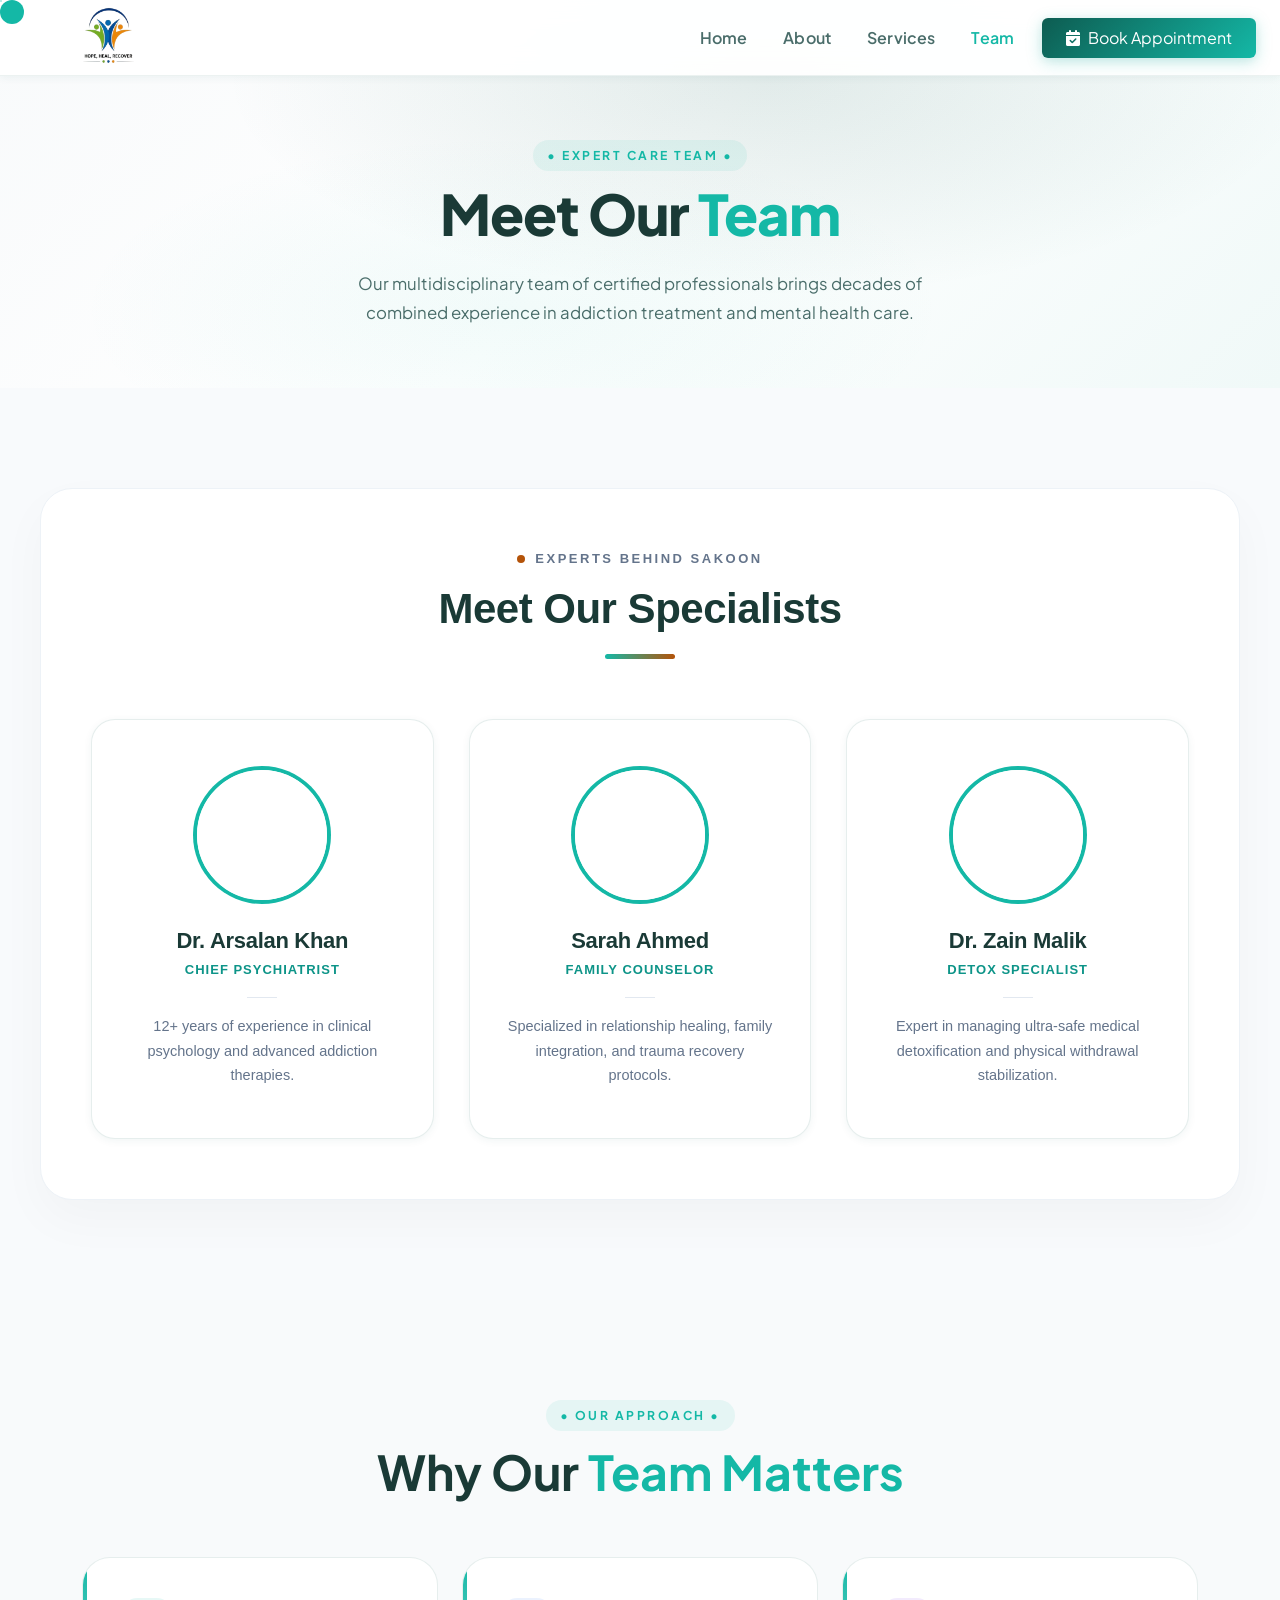
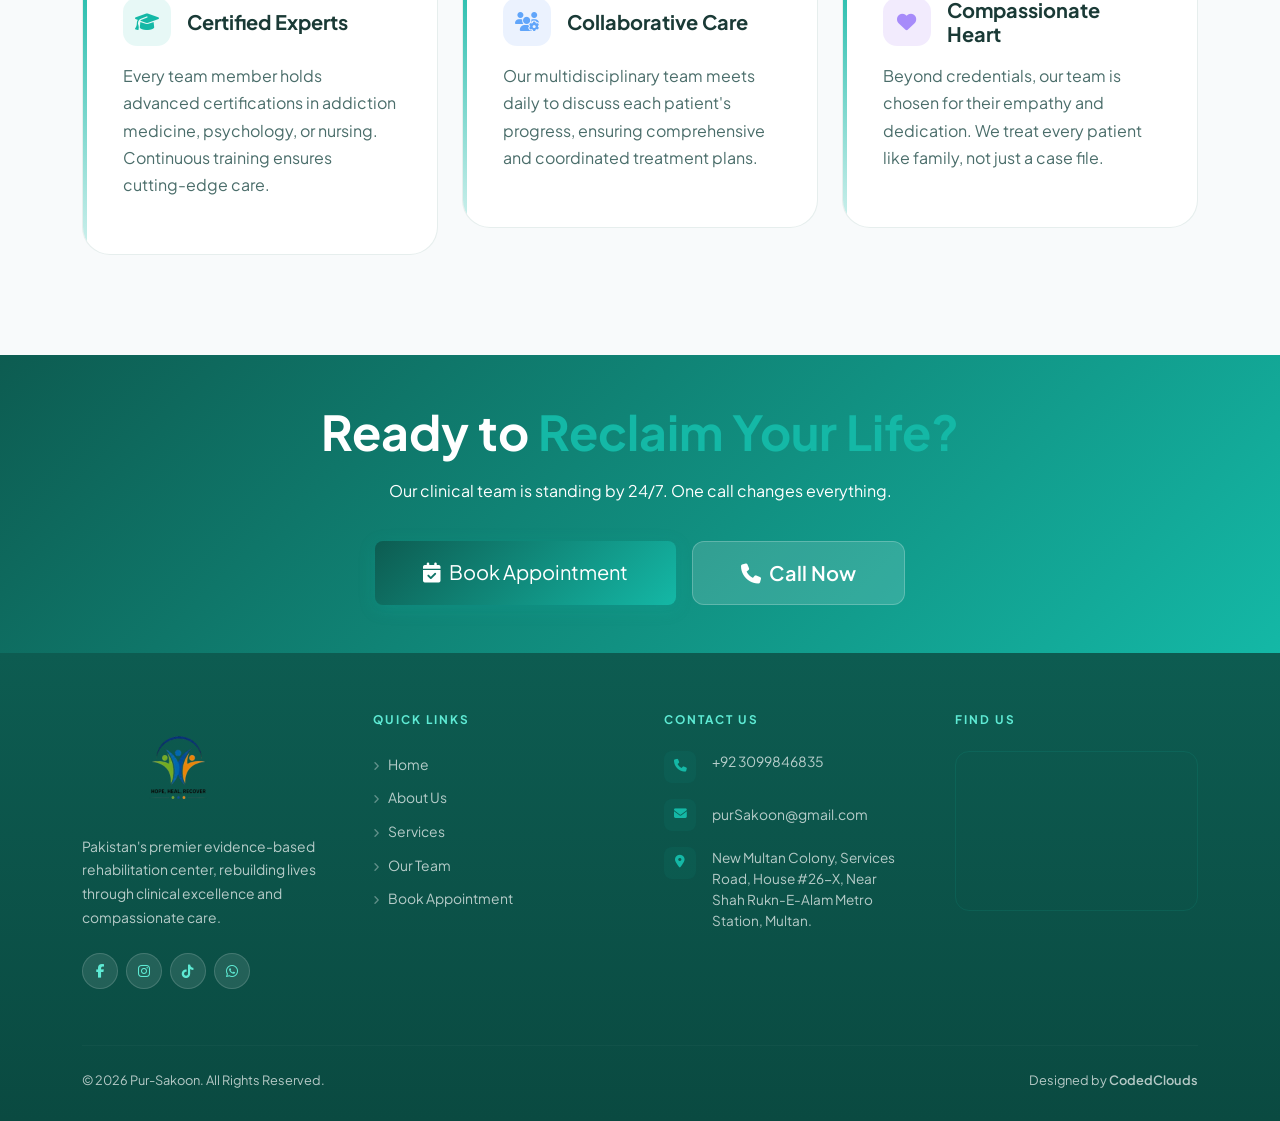
<file: team.html>
<!DOCTYPE html>
<html lang="en">
<head>
  <meta charset="UTF-8">
  <meta name="viewport" content="width=device-width, initial-scale=1.0">
  <title>Our Team — Pur-Sakoon Rehabilitation Center</title>
  <link rel="icon" type="image/png" href="./images/logo (2).png">

  <link rel="preconnect" href="https://fonts.googleapis.com">
  <link href="https://fonts.googleapis.com/css2?family=Plus+Jakarta+Sans:wght@300;400;500;600;700;800&display=swap" rel="stylesheet">

  <link href="https://cdn.jsdelivr.net/npm/bootstrap@5.3.0/dist/css/bootstrap.min.css" rel="stylesheet">
  <link rel="stylesheet" href="https://cdnjs.cloudflare.com/ajax/libs/font-awesome/6.4.0/css/all.min.css">
  <link rel="stylesheet" href="https://cdnjs.cloudflare.com/ajax/libs/animate.css/4.1.1/animate.min.css">

  <link rel="stylesheet" href="animations.css">
  <link rel="stylesheet" href="theme.css">

  <style>
    :root {
      --primary-color:   #0d5c51;
      --secondary-color: #14b8a6;
    }

    .team-hero {
      padding-top: 140px;
      padding-bottom: 60px;
      min-height: 40vh;
      display: flex;
      align-items: center;
      position: relative;
      overflow: hidden;
    }

    .team-hero::before {
      content: '';
      position: absolute;
      inset: 0;
      background: radial-gradient(ellipse at 60% 20%, rgba(13,92,81,0.12) 0%, transparent 50%),
                  radial-gradient(ellipse at 40% 80%, rgba(20,184,166,0.06) 0%, transparent 40%);
      pointer-events: none;
    }

    .page-title {
      font-size: clamp(2rem, 5vw, 3.5rem);
      font-weight: 800;
      line-height: 1.1;
      letter-spacing: -0.02em;
    }
    .page-title .accent { color: var(--secondary-color); }

    .section-tag {
      display: inline-block;
      font-size: 0.76rem; font-weight: 700;
      letter-spacing: 2.5px; text-transform: uppercase;
      margin-bottom: 12px;
    }

    .team-section { padding: 80px 0; }

    .team-card {
      border-radius: 28px;
      overflow: hidden;
      transition: all 0.4s var(--spring);
    }

    .team-card:hover {
      transform: translateY(-10px) scale(1.02);
    }

    .team-card-image {
      width: 100%;
      height: 280px;
      object-fit: cover;
      transition: transform 0.6s ease;
    }

    .team-card:hover .team-card-image {
      transform: scale(1.05);
    }

    .team-card-body {
      padding: 24px;
      position: relative;
    }

    .team-badge {
      position: absolute;
      top: -16px;
      left: 24px;
      padding: 8px 16px;
      border-radius: 999px;
      font-size: 0.75rem;
      font-weight: 700;
    }

    .team-card h4 {
      font-size: 1.2rem;
      font-weight: 700;
      margin-bottom: 4px;
    }

    .team-card .role {
      font-size: 0.85rem;
      color: var(--secondary-color);
      margin-bottom: 12px;
    }

    .team-card p {
      font-size: 0.88rem;
      line-height: 1.6;
    }

    .team-social {
      display: flex;
      gap: 8px;
      margin-top: 16px;
    }

    .team-social a {
      width: 36px;
      height: 36px;
      border-radius: 10px;
      display: flex;
      align-items: center;
      justify-content: center;
      font-size: 0.85rem;
      transition: all 0.3s ease;
    }

    .team-social a:hover {
      transform: translateY(-3px);
    }

    .philosophy-section {
      padding: 100px 0;
      background: var(--void-2);
    }

    .philosophy-box {
      border-radius: 28px;
      padding: 40px;
      position: relative;
      overflow: hidden;
    }

    .philosophy-box::before {
      content: '';
      position: absolute;
      top: 0;
      left: 0;
      width: 4px;
      height: 100%;
      background: linear-gradient(180deg, var(--secondary-color), rgba(20,184,166,0.2));
    }

    @media (max-width: 991px) {
      .team-hero { padding-top: 120px; min-height: unset; }
      .team-section { padding: 60px 0; }
      .team-card-image { height: 240px; }
      .philosophy-section { padding: 70px 0; }
    }

    @media (max-width: 767px) {
      .team-hero { padding-top: 100px; }
      .team-section { padding: 48px 0; }
      .team-card-image { height: 200px; }
      .philosophy-section { padding: 56px 0; }
    }
  </style>
</head>
<body>

<!-- NAVBAR -->
<nav class="navbar navbar-expand-lg fixed-top py-0 animate__animated animate__slideInDown" style="height:76px;">
  <div class="container-fluid px-3 px-lg-4 d-flex align-items-center justify-content-between" style="height:100%;">
    <a class="navbar-brand p-0 m-0 d-flex align-items-center" href="index.html" style="height:100%;">
      <img src="./images/logo (2).png" alt="Pur-Sakoon Logo" style="height:100px;width:auto;object-fit:contain;">
    </a>

    <button class="navbar-toggler border-0" type="button" data-bs-toggle="collapse" data-bs-target="#navbarNav" aria-label="Toggle navigation">
      <span class="navbar-toggler-icon"></span>
    </button>

    <div class="collapse navbar-collapse justify-content-end custom-nav-menu p-3 p-lg-0" id="navbarNav">
      <ul class="navbar-nav align-items-center gap-1 py-2">
        <li class="nav-item"><a class="nav-link fw-semibold px-3" href="index.html">Home</a></li>
        <li class="nav-item"><a class="nav-link fw-semibold px-3" href="about.html">About</a></li>
        <li class="nav-item"><a class="nav-link fw-semibold px-3" href="services.html">Services</a></li>
        <li class="nav-item"><a class="nav-link fw-semibold px-3 active" href="team.html">Team</a></li>
        <li class="nav-item ms-lg-2">
          <a class="btn btn-custom px-4 py-2 btn-animate-pulse-primary" href="book.html">
            <i class="fa-solid fa-calendar-check me-2"></i>Book Appointment
          </a>
        </li>
      </ul>
    </div>
  </div>
</nav>

<!-- HERO -->
<section class="team-hero">
  <div class="container position-relative" style="z-index:2;">
    <div class="row align-items-center">
      <div class="col-lg-8 mx-auto text-center animate__animated animate__fadeInUp">
        <span class="section-tag" style="color:var(--secondary-color);">• Expert Care Team •</span>
        <h1 class="page-title mb-4">
          Meet Our <span class="accent">Team</span>
        </h1>
        <p style="font-size:1.05rem;line-height:1.75;max-width:640px;margin:0 auto;">
          Our multidisciplinary team of certified professionals brings decades of combined experience in addiction treatment and mental health care.
        </p>
      </div>
    </div>
  </div>
</section>

<section style="font-family: 'Segoe UI', Tahoma, Geneva, Verdana, sans-serif; background-color: #f8fafc; padding: 100px 20px; color: #1e293b; overflow: hidden;">
    
    <style>
        /* Initial state for scroll reveal animation */
        .scroll-reveal {
            opacity: 0;
            transform: translateY(40px);
            transition: opacity 0.8s cubic-bezier(0.25, 1, 0.5, 1), transform 0.8s cubic-bezier(0.25, 1, 0.5, 1);
        }
        
        .scroll-reveal.is-visible {
            opacity: 1;
            transform: translateY(0);
        }

        /* Premium interactive card design */
        .team-card {
            position: relative;
            background: #ffffff;
            border: 1px solid #e2e8f0;
            border-radius: 24px !important;
            padding: 50px 35px !important;
            transition: all 0.4s cubic-bezier(0.16, 1, 0.3, 1) !important;
        }

        .team-card::after {
            content: '';
            position: absolute;
            bottom: 0;
            left: 10%;
            width: 80%;
            height: 4px;
            background: linear-gradient(90deg, #14b8a6, #b45309);
            border-radius: 4px 4px 0 0;
            transform: scaleX(0);
            transition: transform 0.4s cubic-bezier(0.16, 1, 0.3, 1);
        }

        /* Hover States */
        .team-card:hover {
            transform: translateY(-12px) !important;
            border-color: #e2e8f0 !important;
            box-shadow: 0 30px 60px rgba(15, 23, 42, 0.08) !important;
        }

        .team-card:hover::after {
            transform: scaleX(1);
        }

        .avatar-container {
            position: relative;
            width: 130px;
            height: 130px;
            margin-bottom: 28px;
            z-index: 1;
        }

        .avatar-glow {
            width: 100%;
            height: 100%;
            background-size: cover;
            background-position: center;
            border-radius: 50%;
            border: 4px solid #ffffff;
            box-shadow: 0 0 0 4px #14b8a6;
            transition: all 0.4s ease;
        }

        .team-card:hover .avatar-glow {
            box-shadow: 0 0 0 6px #b45309;
            transform: scale(1.05);
        }

        @media (max-width: 768px) {
            .main-container {
                padding: 40px 20px !important;
            }
        }
    </style>

<div class="main-container" style="max-width: 1200px; margin: 0 auto; background: #ffffff; padding: 60px 50px; border-radius: 32px; box-shadow: 0 20px 50px rgba(15, 23, 42, 0.03); border: 1px solid #edf2f7;">
    
    <div class="scroll-reveal" style="margin-bottom: 60px; text-align: center;">
        <div style="display: flex; align-items: center; justify-content: center; gap: 10px; margin-bottom: 14px;">
            <span style="width: 8px; height: 8px; background-color: #b45309; border-radius: 50%; display: inline-block;"></span>
            <span style="text-transform: uppercase; font-size: 13px; font-weight: 700; letter-spacing: 2.5px; color: #64748b;">Experts Behind Sakoon</span>
        </div>
        <h2 style="font-size: 42px; font-weight: 800; color: #0f172a; margin: 0; letter-spacing: -0.5px;">
            Meet Our Specialists
        </h2>
        <span style="display: block; width: 70px; height: 5px; background: linear-gradient(90deg, #14b8a6, #b45309); margin: 20px auto 0 auto; border-radius: 10px;"></span>
    </div>

    <div style="display: grid; grid-template-columns: repeat(auto-fit, minmax(300px, 1fr)); gap: 35px;">
        
        <div class="team-card scroll-reveal" style="text-align: center; display: flex; flex-direction: column; align-items: center;">
            <div class="avatar-container">
                <div class="avatar-glow" style="background-image: url('https://images.unsplash.com/photo-1537368910025-700350fe46c7?auto=format&fit=crop&w=200&h=200&q=80');"></div>
            </div>
            <h3 style="font-size: 22px; font-weight: 700; color: #0f172a; margin: 0 0 6px 0; letter-spacing: -0.3px;">Dr. Arsalan Khan</h3>
            <p style="font-size: 13px; color: #0d9488; font-weight: 700; margin: 0 0 16px 0; text-transform: uppercase; letter-spacing: 1px;">Chief Psychiatrist</p>
            <div style="width: 30px; height: 1px; background-color: #e2e8f0; margin-bottom: 16px;"></div>
            <p style="font-size: 14.5px; color: #64748b; margin: 0; line-height: 1.7;">12+ years of experience in clinical psychology and advanced addiction therapies.</p>
        </div>

        <div class="team-card scroll-reveal" style="text-align: center; display: flex; flex-direction: column; align-items: center;">
            <div class="avatar-container">
                <div class="avatar-glow" style="background-image: url('https://images.unsplash.com/photo-1573496359142-b8d87734a5a2?auto=format&fit=crop&w=200&h=200&q=80');"></div>
            </div>
            <h3 style="font-size: 22px; font-weight: 700; color: #0f172a; margin: 0 0 6px 0; letter-spacing: -0.3px;">Sarah Ahmed</h3>
            <p style="font-size: 13px; color: #0d9488; font-weight: 700; margin: 0 0 16px 0; text-transform: uppercase; letter-spacing: 1px;">Family Counselor</p>
            <div style="width: 30px; height: 1px; background-color: #e2e8f0; margin-bottom: 16px;"></div>
            <p style="font-size: 14.5px; color: #64748b; margin: 0; line-height: 1.7;">Specialized in relationship healing, family integration, and trauma recovery protocols.</p>
        </div>

        <div class="team-card scroll-reveal" style="text-align: center; display: flex; flex-direction: column; align-items: center;">
            <div class="avatar-container">
                <div class="avatar-glow" style="background-image: url('https://images.unsplash.com/photo-1622253692010-333f2da6031d?auto=format&fit=crop&w=200&h=200&q=80');"></div>
            </div>
            <h3 style="font-size: 22px; font-weight: 700; color: #0f172a; margin: 0 0 6px 0; letter-spacing: -0.3px;">Dr. Zain Malik</h3>
            <p style="font-size: 13px; color: #0d9488; font-weight: 700; margin: 0 0 16px 0; text-transform: uppercase; letter-spacing: 1px;">Detox Specialist</p>
            <div style="width: 30px; height: 1px; background-color: #e2e8f0; margin-bottom: 16px;"></div>
            <p style="font-size: 14.5px; color: #64748b; margin: 0; line-height: 1.7;">Expert in managing ultra-safe medical detoxification and physical withdrawal stabilization.</p>
        </div>

    </div>

</div>
    <script>
        document.addEventListener("DOMContentLoaded", function() {
            const observerOptions = {
                root: null,
                rootMargin: '0px 0px -80px 0px',
                threshold: 0.1
            };

            const observer = new IntersectionObserver((entries) => {
                entries.forEach((entry) => {
                    if (entry.isIntersecting) {
                        entry.target.classList.add('is-visible');
                        observer.unobserve(entry.target);
                    }
                });
            }, observerOptions);

            const hiddenElements = document.querySelectorAll('.scroll-reveal');
            hiddenElements.forEach((el) => observer.observe(el));
        });
    </script>
</section>
<!-- PHILOSOPHY SECTION -->
<section class="philosophy-section">
  <div class="container">
    <div class="row mb-5">
      <div class="col-lg-8 mx-auto text-center" data-animate="animate__fadeIn">
        <span class="section-tag" style="color:var(--secondary-color);">• Our Approach •</span>
        <h2 class="display-5 fw-bold">Why Our <span style="color:var(--secondary-color);">Team Matters</span></h2>
      </div>
    </div>

    <div class="row g-4">
      <div class="col-lg-4 scroll-reveal">
        <div class="philosophy-box" style="background:var(--card);">
          <div class="d-flex align-items-center gap-3 mb-3">
            <div style="width:48px;height:48px;border-radius:14px;background:rgba(20,184,166,0.10);display:flex;align-items:center;justify-content:center;color:var(--secondary-color);font-size:1.2rem;">
              <i class="fa-solid fa-graduation-cap"></i>
            </div>
            <h5 class="fw-bold mb-0" style="color:var(--text-primary);">Certified Experts</h5>
          </div>
          <p style="color:var(--text-secondary);line-height:1.7;">Every team member holds advanced certifications in addiction medicine, psychology, or nursing. Continuous training ensures cutting-edge care.</p>
        </div>
      </div>

      <div class="col-lg-4 scroll-reveal">
        <div class="philosophy-box" style="background:var(--card);">
          <div class="d-flex align-items-center gap-3 mb-3">
            <div style="width:48px;height:48px;border-radius:14px;background:rgba(59,130,246,0.10);display:flex;align-items:center;justify-content:center;color:#60a5fa;font-size:1.2rem;">
              <i class="fa-solid fa-users-gear"></i>
            </div>
            <h5 class="fw-bold mb-0" style="color:var(--text-primary);">Collaborative Care</h5>
          </div>
          <p style="color:var(--text-secondary);line-height:1.7;">Our multidisciplinary team meets daily to discuss each patient's progress, ensuring comprehensive and coordinated treatment plans.</p>
        </div>
      </div>

      <div class="col-lg-4 scroll-reveal">
        <div class="philosophy-box" style="background:var(--card);">
          <div class="d-flex align-items-center gap-3 mb-3">
            <div style="width:48px;height:48px;border-radius:14px;background:rgba(124,58,237,0.10);display:flex;align-items:center;justify-content:center;color:#a78bfa;font-size:1.2rem;">
              <i class="fa-solid fa-heart"></i>
            </div>
            <h5 class="fw-bold mb-0" style="color:var(--text-primary);">Compassionate Heart</h5>
          </div>
          <p style="color:var(--text-secondary);line-height:1.7;">Beyond credentials, our team is chosen for their empathy and dedication. We treat every patient like family, not just a case file.</p>
        </div>
      </div>
    </div>
  </div>
</section>

<section class="cta-strip py-5 position-relative" style="z-index: 2;">
  <div class="container text-center text-white" data-animate="animate__fadeInUp">
    <h2 class="display-5 fw-bold mb-3">Ready to <span style="color:var(--secondary-color);">Reclaim Your Life?</span></h2>
    <p style="max-width:520px;margin:0 auto 36px;line-height:1.75;">Our clinical team is standing by 24/7. One call changes everything.</p>
    <div class="d-flex gap-3 justify-content-center flex-wrap">
      <a href="book.html" class="btn btn-custom btn-lg px-5 py-3 btn-animate-pulse-primary">
        <i class="fa-solid fa-calendar-check me-2"></i>Book Appointment
      </a>
      <a href="tel:+923099846835" class="btn btn-lg px-5 py-3 btn-animate-glow"
        style="background:rgba(255,255,255,0.14);color:#fff;border:1px solid rgba(255,255,255,0.22);border-radius:12px;font-weight:600;transition:all 0.3s ease;">
        <i class="fa-solid fa-phone me-2"></i>Call Now
      </a>
    </div>
  </div>
</section>

<footer class="position-relative" style="z-index: 1; background-color: #111827; padding: 60px 0 30px;">
  <div class="container">
    <div class="row g-5">
      <div class="col-xl-3 col-lg-3 col-md-6">
<div class="d-flex align-items-center mb-2">
    <img src="./images/logo (2).png"
         alt="Pur-Sakoon Logo"
         style="height: auto; width: 200px; object-fit: contain; margin-right: 12px;">
</div><p style="font-size: 0.87rem; line-height: 1.7; margin-bottom: 24px; color: var(--text-muted);">
    Pakistan's premier evidence-based rehabilitation center, rebuilding lives through clinical excellence and compassionate care.
</p>     
     <div class="d-flex gap-2">
          <a href="https://www.facebook.com/share/18JkBkpmCJ/" class="social-btn" style="width:36px;height:36px;border-radius:50%;background:rgba(20,184,166,0.07);border:1px solid rgba(20,184,166,0.14);display:flex;align-items:center;justify-content:center;color:var(--secondary-color);font-size:0.85rem;text-decoration:none;transition:all 0.3s ease;">
            <i class="fa-brands fa-facebook-f"></i>
          </a>
          <a href="#" class="social-btn" style="width:36px;height:36px;border-radius:50%;background:rgba(20,184,166,0.07);border:1px solid rgba(20,184,166,0.14);display:flex;align-items:center;justify-content:center;color:var(--secondary-color);font-size:0.85rem;text-decoration:none;transition:all 0.3s ease;">
            <i class="fa-brands fa-instagram"></i>
          </a><a href="https://www.tiktok.com/@sakoonrehab0?_r=1&_t=ZS-91wRI0O2Osa" target="_blank" class="social-btn" style="width:36px;height:36px;border-radius:50%;background:rgba(20,184,166,0.07);border:1px solid rgba(20,184,166,0.14);display:flex;align-items:center;justify-content:center;color:var(--secondary-color);font-size:0.85rem;text-decoration:none;transition:all 0.3s ease;">
  <i class="fa-brands fa-tiktok"></i>
</a>
<a href="https://wa.me/923099846835" target="_blank" class="social-btn" style="width:36px;height:36px;border-radius:50%;background:rgba(20,184,166,0.07);border:1px solid rgba(20,184,166,0.14);display:flex;align-items:center;justify-content:center;color:var(--secondary-color);font-size:0.85rem;text-decoration:none;transition:all 0.3s ease;">
  <i class="fa-brands fa-whatsapp"></i>
</a>           </div>
      </div>

      <div class="col-xl-3 col-lg-3 col-md-6">
        <h6 class="fw-bold text-uppercase mb-4" style="font-size:0.74rem;letter-spacing:2px;color:var(--secondary-color);">Quick Links</h6>
        <ul class="list-unstyled d-flex flex-column gap-2 mb-0">
          <li><a href="index.html" class="footer-link text-decoration-none" style="font-size:0.87rem;color:var(--text-muted);transition:color 0.2s;"><i class="fa-solid fa-angle-right me-2 opacity-50" style="font-size:0.65rem;"></i>Home</a></li>
          <li><a href="about.html" class="footer-link text-decoration-none" style="font-size:0.87rem;color:var(--text-muted);transition:color 0.2s;"><i class="fa-solid fa-angle-right me-2 opacity-50" style="font-size:0.65rem;"></i>About Us</a></li>
          <li><a href="services.html" class="footer-link text-decoration-none" style="font-size:0.87rem;color:var(--text-muted);transition:color 0.2s;"><i class="fa-solid fa-angle-right me-2 opacity-50" style="font-size:0.65rem;"></i>Services</a></li>
          <li><a href="team.html" class="footer-link text-decoration-none" style="font-size:0.87rem;color:var(--text-muted);transition:color 0.2s;"><i class="fa-solid fa-angle-right me-2 opacity-50" style="font-size:0.65rem;"></i>Our Team</a></li>
          <li><a href="book.html" class="footer-link text-decoration-none" style="font-size:0.87rem;color:var(--text-muted);transition:color 0.2s;"><i class="fa-solid fa-angle-right me-2 opacity-50" style="font-size:0.65rem;"></i>Book Appointment</a></li>
        </ul>
      </div>

      <div class="col-xl-3 col-lg-3 col-md-6">
        <h6 class="fw-bold text-uppercase mb-4" style="font-size:0.74rem;letter-spacing:2px;color:var(--secondary-color);">Contact Us</h6>
        <ul class="list-unstyled d-flex flex-column gap-3">
          <li class="d-flex align-items-start gap-3">
            <div style="width:32px;height:32px;border-radius:8px;background:rgba(20,184,166,0.07);display:flex;align-items:center;justify-content:center;flex-shrink:0;">
              <i class="fa-solid fa-phone" style="font-size:0.8rem;color:var(--secondary-color);"></i>
            </div>
            <a href="tel:+923099846835" style="font-size:0.87rem;text-decoration:none;color:var(--text-muted);">+92 3099846835</a>
          </li>
          <li class="d-flex align-items-center gap-3">
            <div style="width:32px;height:32px;border-radius:8px;background:rgba(20,184,166,0.07);display:flex;align-items:center;justify-content:center;flex-shrink:0;">
              <i class="fa-solid fa-envelope" style="font-size:0.8rem;color:var(--secondary-color);"></i>
            </div>
            <a href="mailto:purSakoon@gmail.com" style="font-size:0.87rem;text-decoration:none;color:var(--text-muted);">purSakoon@gmail.com</a>
          </li>
          <li class="d-flex align-items-start gap-3">
            <div style="width:32px;height:32px;border-radius:8px;background:rgba(20,184,166,0.07);display:flex;align-items:center;justify-content:center;flex-shrink:0;">
              <i class="fa-solid fa-location-dot" style="font-size:0.8rem;color:var(--secondary-color);"></i>
            </div>
            <p style="font-size:0.85rem;margin:0;line-height:1.55;color:var(--text-muted);">New Multan Colony, Services Road, House #26-X, Near Shah Rukn-E-Alam Metro Station, Multan.</p>
          </li>
        </ul>
      </div>

      <div class="col-xl-3 col-lg-3 col-md-6">
        <h6 class="fw-bold text-uppercase mb-4" style="font-size:0.74rem;letter-spacing:2px;color:var(--secondary-color);">Find Us</h6>
        <div style="border-radius:14px;overflow:hidden;border:1px solid rgba(20,184,166,0.12);height:160px;">
          <iframe src="https://www.google.com/maps/embed?pb=!1m18!1m12!1m3!1d3448.24330104533!2d71.4925!3d30.2011!2m3!1f0!2f0!3f0!3m2!1i1024!2i768!4f13.1!3m3!1m2!1s0x0%3A0x0!2zMzDCsDEyJzA0LjAiTiA3McKwMjknMzMuMCJF!5e0!3m2!1sen!2spk!4v1700000000000!5m2!1sen!2spk"
                  class="w-100 border-0" style="height:160px;filter:invert(0.85) hue-rotate(180deg) contrast(1.05);display:block;"
                  allowfullscreen loading="lazy" title="Pur-Sakoon Location"></iframe>
        </div>
      </div>
    </div>

    <hr style="margin:56px 0 24px;border-color:rgba(255,255,255,0.05);">

    <div class="row align-items-center g-3">
      <div class="col-md-6 text-center text-md-start">
        <p style="font-size:0.8rem;margin:0;color:var(--text-muted);">© 2026 Pur-Sakoon. All Rights Reserved.</p>
      </div>
      <div class="col-md-6 text-center text-md-end">
        <p style="font-size:0.8rem;margin:0;color:var(--text-muted);">Designed by <a href="#" style="color:var(--secondary-color);text-decoration:none;font-weight:600;">CodedClouds</a></p>
      </div>
    </div>
  </div>
</footer> <script src="https://cdn.jsdelivr.net/npm/bootstrap@5.3.0/dist/js/bootstrap.bundle.min.js"></script>

<script>
(function () {
  'use strict';

  document.documentElement.style.backgroundColor = '#ffffff';

  /* Custom Cursive Pointer Cursor (desktop only) */
  if (window.matchMedia('(hover: hover) and (pointer: fine)').matches) {
    const ring = document.createElement('div'); ring.id = 'cursor-ring';
    const dot  = document.createElement('div'); dot.id  = 'cursor-dot';
    document.documentElement.appendChild(ring);
    document.documentElement.appendChild(dot);

    // CSS Styling: Rounded elements ko bilkul khatam kar diya
    const style = document.createElement('style');
    style.innerHTML = `
      #cursor-dot {
        position: fixed; top: 0; left: 0; width: 24px; height: 24px;
        background: url("data:image/svg+xml,%3Csvg xmlns='http://www.w3.org/2000/svg' viewBox='0 0 24 24' fill='%2314b8a6'%3E%3Cpath d='M21 11h-3.26c-.48-1.58-1.85-2.78-3.57-2.96V5c0-1.66-1.34-3-3-3S8.17 3.34 8.17 5v4.11c-1.37.34-2.42 1.43-2.62 2.82L4.22 17.1c-.26 1.84 1.05 3.53 2.89 3.79.13.02.26.03.39.03h7.73c2.42 0 4.54-1.64 5.15-3.98l1.12-4.28c.18-.68-.22-1.38-.9-1.56-.16-.04-.33-.04-.5-.02z'/%3E%3C/svg%3E") no-repeat center;
        pointer-events: none; z-index: 2147483647; transform: translate(0, 0);
        transition: transform 0.1s ease;
      }
      #cursor-ring {
        position: fixed; top: 0; left: 0; width: 0; height: 0;
        pointer-events: none; z-index: 2147483646;
      }
      .cursor-hover #cursor-dot {
        transform: scale(1.2);
        filter: hue-rotate(30deg);
      }
    `;
    document.head.appendChild(style);

    let mx = 0, my = 0;
    window.addEventListener('mousemove', e => {
      mx = e.clientX; my = e.clientY;
      // Icon ki tip ko click point par align karne ke liye thoda offset kiya
      dot.style.left = `${mx - 2}px`;
      dot.style.top = `${my - 2}px`;
    }, { passive: true });

    const hoverSel = 'a,button,.btn,.bento-card,.pillar-card,.modality-box,.feature-box,input,textarea,.social-btn,.orbit-node';
    document.addEventListener('mouseover', e => { if (e.target.closest(hoverSel)) document.body.classList.add('cursor-hover'); });
    document.addEventListener('mouseout', e => { if (e.target.closest(hoverSel)) document.body.classList.remove('cursor-hover'); });
    window.addEventListener('mousedown', () => document.body.classList.add('cursor-click'));
    window.addEventListener('mouseup', () => document.body.classList.remove('cursor-click'));
  }

  /* Bento Spotlight Mouse Tracking */
  document.querySelectorAll('.bento-card').forEach(card => {
    card.addEventListener('mousemove', e => {
      const r = card.getBoundingClientRect();
      card.style.setProperty('--mx', ((e.clientX - r.left) / r.width * 100) + '%');
      card.style.setProperty('--my', ((e.clientY - r.top) / r.height * 100) + '%');
    });
  });

  /* Ripple Effect */
  document.addEventListener('click', e => {
    const btn = e.target.closest('.btn, button, a.btn, .loop-break-btn, .cta-button');
    if (!btn) return;
    const r = btn.getBoundingClientRect(), s = Math.max(r.width, r.height);
    const x = e.clientX - r.left - s / 2, y = e.clientY - r.top - s / 2;
    const rp = document.createElement('span');
    rp.className = 'ripple-circle';
    rp.style.cssText = `width:${s}px;height:${s}px;left:${x}px;top:${y}px;`;
    btn.style.position = 'relative';
    btn.appendChild(rp);
    setTimeout(() => rp.remove(), 650);
  });

  /* Trailing Sparkles (Ab yeh stars ya dots ke bajaye halki cursive ribbon lines banayega) */
  if (window.matchMedia('(hover: hover) and (pointer: fine)').matches) {
    window.addEventListener('mousemove', e => {
      const s = document.createElement('div');
      // Ek barik flat line/ribbon effect ke liye width aur height badal di
      s.style.cssText = `position:fixed;left:${e.clientX}px;top:${e.clientY}px;width:12px;height:2px;background:#14b8a6;pointer-events:none;z-index:2147483644;transform:translate(-50%,-50%) rotate(45deg);transition:opacity .4s, transform .4s;opacity:0.6;`;
      document.documentElement.appendChild(s);
      requestAnimationFrame(() => {
        s.style.opacity = '0';
        s.style.transform = `translate(-50%, calc(-50% + 10px)) rotate(90deg) scaleX(0)`;
      });
      setTimeout(() => s.remove(), 400);
    }, { passive: true });
  }

  document.addEventListener('DOMContentLoaded', () => {
    /* Scroll progress bar + back-to-top */
    const bar = document.createElement('div'); bar.id = 'ps-scroll-bar'; document.body.prepend(bar);
    const topBtn = document.createElement('button'); topBtn.id = 'ps-back-top';
    topBtn.innerHTML = '<i class="fa-solid fa-arrow-up"></i>';
    topBtn.setAttribute('aria-label', 'Back to top');
    document.body.appendChild(topBtn);
    topBtn.addEventListener('click', () => window.scrollTo({ top: 0, behavior: 'smooth' }));

    function onScroll() {
      const st = window.scrollY;
      const dh = document.documentElement.scrollHeight - window.innerHeight;
      bar.style.width = (dh > 0 ? (st / dh * 100) : 0) + '%';
      document.querySelector('.navbar')?.classList.toggle('scrolled-nav', st > 60);
      topBtn.classList.toggle('visible', st > 400);
    }
    window.addEventListener('scroll', onScroll, { passive: true });

    /* Scroll Reveal */
    const revealObs = new IntersectionObserver((entries, obs) => {
      entries.forEach(entry => {
        if (!entry.isIntersecting) return;
        const el = entry.target;

        if (el.hasAttribute('data-animate')) {
          const cls = el.getAttribute('data-animate');
          const delay = parseFloat(el.style.transitionDelay || el.style.animationDelay) || 0;
          setTimeout(() => {
            el.style.visibility = 'visible';
            el.style.opacity = '1';
            el.classList.add('animate__animated', cls, 'animate-visible');
          }, delay * 1000);
        }

        if (el.classList.contains('scroll-reveal') || el.classList.contains('reveal-card')) {
          el.classList.add('is-visible');
        }

        obs.unobserve(el);
      });
    }, { rootMargin: '0px 0px -60px 0px', threshold: 0.10 });

    document.querySelectorAll(
      '[data-animate], .scroll-reveal, .reveal-card, .bento-card, .pillar-card, .feature-box, .modality-box, .team-card'
    ).forEach(el => revealObs.observe(el));

    /* Active nav link */
    const cur = location.pathname.split('/').pop() || 'index.html';
    document.querySelectorAll('.nav-link').forEach(l => {
      const href = l.getAttribute('href') || '';
      if (href === cur || (cur === '' && href === 'index.html')) l.classList.add('active');
    });

    /* Animated counters */
    const statEls = document.querySelectorAll('.stat-card h3');
    const cObs = new IntersectionObserver((entries, o) => {
      entries.forEach(entry => {
        if (!entry.isIntersecting) return;
        const el = entry.target;
        const txt = el.textContent.trim();
        const num = parseFloat(txt.replace(/[^0-9.]/g, ''));
        if (isNaN(num)) return;
        const suffix = txt.replace(/[0-9.]/g, '');
        const dur = 1100, start = performance.now();
        function tick(now) {
          const p = Math.min((now - start) / dur, 1);
          const ease = 1 - Math.pow(1 - p, 3);
          el.textContent = Math.round(ease * num) + suffix;
          if (p < 1) requestAnimationFrame(tick);
        }
        requestAnimationFrame(tick);
        o.unobserve(el);
      });
    }, { threshold: 0.5 });
    statEls.forEach(el => cObs.observe(el));
  });

})();
</script></body>
</html>
</file>
<file: animations.css>
/* ================================================================
   PUR-SAKOON — ANIMATIONS ENGINE v5.0
   Structural animation layer. Loaded BEFORE dark-theme.css.
   Contains: @keyframes, transitions, scroll-reveal states, cursor, spring tokens.
   ================================================================ */

/* Easing Tokens */
:root {
  --spring:      cubic-bezier(0.34, 1.56, 0.64, 1);
  --ease-out:    cubic-bezier(0.16, 1, 0.3, 1);
  --ease-in:     cubic-bezier(0.4, 0, 1, 1);
  --ease-snappy: cubic-bezier(0.25, 0.46, 0.45, 0.94);
}

/* ================================================================
   PAGE TRANSITIONS
   ================================================================ */
@keyframes ps-page-enter {
  from { opacity: 0; transform: translateY(10px); }
  to   { opacity: 1; transform: translateY(0); }
}

body {
  animation: ps-page-enter 0.55s var(--ease-out) both;
}

/* ================================================================
   SCROLL REVEAL STATES
   ================================================================ */
.scroll-reveal,
.reveal-card {
  opacity: 0;
  transform: translateY(28px) scale(0.98);
  transition:
    opacity 0.6s var(--ease-out),
    transform 0.6s var(--ease-out);
}
.scroll-reveal.is-visible,
.reveal-card.is-visible {
  opacity: 1;
  transform: translateY(0) scale(1);
}

/* Stagger helpers */
.stagger-children > *:nth-child(1) { transition-delay: 0.05s; }
.stagger-children > *:nth-child(2) { transition-delay: 0.12s; }
.stagger-children > *:nth-child(3) { transition-delay: 0.19s; }
.stagger-children > *:nth-child(4) { transition-delay: 0.26s; }
.stagger-children > *:nth-child(5) { transition-delay: 0.33s; }
.stagger-children > *:nth-child(6) { transition-delay: 0.40s; }

/* data-animate hidden state */
[data-animate] {
  opacity: 0;
  visibility: hidden;
  will-change: transform, opacity;
}

/* ================================================================
   FLOAT KEYFRAMES (hero feature boxes)
   ================================================================ */
@keyframes floatUp {
  0%, 100% { transform: translateY(0); }
  50%       { transform: translateY(-14px); }
}
@keyframes floatDown {
  0%, 100% { transform: translateY(0); }
  50%       { transform: translateY(14px); }
}

.float-up   { animation: floatUp   5.2s ease-in-out infinite; }
.float-down { animation: floatDown 5.2s ease-in-out infinite; }

/* ================================================================
   PARTICLE DRIFT
   ================================================================ */
@keyframes particleDrift {
  0%   { transform: translateY(0) translateX(0); opacity: 0.15; }
  30%  { transform: translateY(-28px) translateX(8px); opacity: 0.28; }
  70%  { transform: translateY(-58px) translateX(-6px); opacity: 0.18; }
  100% { transform: translateY(-90px) translateX(18px); opacity: 0; }
}

.ps-particle {
  position: absolute;
  border-radius: 50%;
  pointer-events: none;
  will-change: transform, opacity;
  animation: particleDrift linear infinite;
}

/* ================================================================
   ORBIT ANIMATIONS
   ================================================================ */
@keyframes orbitSpin   { to { transform: rotate(360deg); } }
@keyframes counterSpin { to { transform: rotate(-360deg); } }
@keyframes dashScroll  { to { stroke-dashoffset: -40; } }

.orbit-track { animation: orbitSpin   14s linear infinite; }
.orbit-node  { animation: counterSpin 14s linear infinite; }
.arrow-path  { animation: dashScroll  2s  linear infinite; }

/* ================================================================
   RIPPLE EFFECT
   ================================================================ */
.ripple-circle {
  position: absolute;
  border-radius: 50%;
  background: rgba(20, 184, 166, 0.22);
  transform: scale(0);
  animation: rippleExpand 0.6s var(--ease-out) forwards;
  pointer-events: none;
}
@keyframes rippleExpand {
  to { transform: scale(4); opacity: 0; }
}

/* ================================================================
   SCROLL PROGRESS BAR + BACK-TO-TOP
   ================================================================ */
#ps-scroll-bar {
  position: fixed;
  top: 0;
  left: 0;
  width: 0%;
  height: 2px;
  z-index: 99999;
  transition: width 0.1s linear;
  pointer-events: none;
}

#ps-back-top {
  position: fixed;
  bottom: 28px;
  right: 28px;
  width: 46px;
  height: 46px;
  border-radius: 50%;
  border: none;
  cursor: pointer;
  display: flex;
  align-items: center;
  justify-content: center;
  font-size: 1rem;
  color: #fff;
  opacity: 0;
  visibility: hidden;
  transform: translateY(12px);
  transition: opacity 0.35s ease, transform 0.35s var(--spring), visibility 0.35s;
  z-index: 9999;
}
#ps-back-top.visible {
  opacity: 1;
  visibility: visible;
  transform: translateY(0);
}
#ps-back-top:hover { transform: translateY(-4px) scale(1.08); }

/* ================================================================
   CUSTOM CURSOR
   ================================================================ */
@media (hover: hover) and (pointer: fine) {
  body { cursor: none; }

  #cursor-ring {
    position: fixed;
    width: 38px;
    height: 38px;
    border-radius: 50%;
    border: 1.5px solid rgba(20, 184, 166, 0.6);
    pointer-events: none;
    z-index: 2147483646;
    transition: width 0.25s var(--spring), height 0.25s var(--spring),
                background 0.25s ease, border-color 0.25s ease;
    top: 0; left: 0;
    will-change: transform;
  }

  #cursor-dot {
    position: fixed;
    width: 7px;
    height: 7px;
    border-radius: 50%;
    background: #14b8a6;
    pointer-events: none;
    z-index: 2147483647;
    top: 0; left: 0;
    will-change: transform;
    transition: transform 0.05s linear;
  }

  body.cursor-hover #cursor-ring {
    width: 52px;
    height: 52px;
    border-color: rgba(13, 92, 81, 0.75);
    background: rgba(20, 184, 166, 0.08);
  }

  body.cursor-click #cursor-ring {
    width: 28px;
    height: 28px;
    background: rgba(20, 184, 166, 0.18);
  }
}

/* ================================================================
   BUTTON ANIMATION UTILITIES
   ================================================================ */
@keyframes pulsePrimary {
  0%, 100% { box-shadow: 0 0 0 0 rgba(13, 92, 81, 0.55); }
  60%       { box-shadow: 0 0 0 14px rgba(13, 92, 81, 0); }
}
@keyframes glowPulse {
  0%, 100% { box-shadow: 0 0 0 0 rgba(20, 184, 166, 0.4); }
  60%       { box-shadow: 0 0 0 14px rgba(20, 184, 166, 0); }
}

.btn-animate-pulse-primary { animation: pulsePrimary 2.4s ease-in-out infinite; }
.btn-animate-glow          { animation: glowPulse    2.4s ease-in-out infinite; }
.btn-hover-bounce:hover    { transform: translateY(-3px) scale(1.03) !important; }

/* ================================================================
   NAVBAR SCROLL TRANSITION
   ================================================================ */
.navbar {
  transition: background 0.35s ease, box-shadow 0.35s ease !important;
}

/* ================================================================
   REDUCED MOTION
   ================================================================ */
@media (prefers-reduced-motion: reduce) {
  *, *::before, *::after {
    animation-duration:   0.01ms !important;
    animation-iteration-count: 1 !important;
    transition-duration:  0.01ms !important;
  }
  .scroll-reveal, .reveal-card { opacity: 1; transform: none; }
  [data-animate] { opacity: 1; visibility: visible; }
}

/* ================================================================
   RESPONSIVE: disable heavy animations on mobile/tablet
   ================================================================ */
@media (max-width: 991px) {
  .float-up,
  .float-down { animation: none; }
}
</file>
<file: theme.css>
/* ================================================================
   PUR-SAKOON — PROFESSIONAL LIGHT THEME
   Clean, clinical, trustworthy design with teal brand colors
   ================================================================ */

@import url('https://fonts.googleapis.com/css2?family=Plus+Jakarta+Sans:wght@300;400;500;600;700;800&display=swap');

/* ================================================================
   DESIGN TOKENS — PROFESSIONAL CLINICAL THEME
   ================================================================ */
:root {
  /* Core backgrounds - Light & Clean */
  --bg-primary:    #ffffff;
  --bg-secondary:  #f8fafb;
  --bg-tertiary:   #f1f5f7;
  --bg-accent:     #e8f4f2;

  /* Card surfaces */
  --card:          #ffffff;
  --card-hover:    #f8fcfb;
  --card-border:   rgba(13, 92, 81, 0.10);
  --card-shadow:   0 2px 12px rgba(13, 92, 81, 0.06);

  /* Brand Teal Colors */
  --teal:          #14b8a6;
  --teal-dark:     #0d5c51;
  --teal-light:    #5eead4;
  --teal-dim:      rgba(20, 184, 166, 0.08);
  --teal-glow:     rgba(20, 184, 166, 0.12);

  /* Typography */
  --text-primary:   #1a3a36;
  --text-secondary: #4a6d6a;
  --text-muted:     #7a9996;

  /* Borders */
  --border:        rgba(13, 92, 81, 0.10);
  --border-hover:  rgba(20, 184, 166, 0.30);

  /* Shadows */
  --shadow-sm:     0 2px 8px rgba(13, 92, 81, 0.06);
  --shadow-md:     0 4px 16px rgba(13, 92, 81, 0.08);
  --shadow-lg:     0 8px 32px rgba(13, 92, 81, 0.10);

  /* Spring animation */
  --spring:        cubic-bezier(0.34, 1.56, 0.64, 1);
  --ease-out:      cubic-bezier(0.16, 1, 0.3, 1);

  /* Legacy aliases */
  --primary-color:   #0d5c51;
  --secondary-color: #14b8a6;
  --void:          #ffffff;
  --void-2:        #f8fafb;
}

/* ================================================================
   BASE RESET
   ================================================================ */
html {
  scroll-behavior: smooth;
  background-color: var(--bg-primary);
}

body {
  font-family: 'Plus Jakarta Sans', 'Segoe UI', system-ui, sans-serif;
  background-color: var(--bg-primary) !important;
  color: var(--text-primary) !important;
  overflow-x: hidden;
  -webkit-font-smoothing: antialiased;
  line-height: 1.6;
}

/* Global text */
h1, h2, h3, h4, h5, h6 { color: var(--text-primary) !important; }
p, span, li             { color: var(--text-secondary); }
.text-dark              { color: var(--text-primary) !important; }
.text-muted             { color: var(--text-muted) !important; }
.text-secondary         { color: var(--text-secondary) !important; }
.text-white             { color: #ffffff !important; }
.text-teal, .highlight  { color: var(--teal) !important; }

/* Bootstrap overrides */
.bg-white               { background-color: var(--bg-primary) !important; }
.bg-light               { background-color: var(--bg-secondary) !important; }
.border-light           { border-color: var(--border) !important; }

/* Selection */
::selection {
  background: var(--teal-dim);
  color: var(--teal-dark);
}

/* ================================================================
   NAVBAR — PROFESSIONAL LIGHT
   ================================================================ */
.navbar {
  background: rgba(255, 255, 255, 0.95) !important;
  backdrop-filter: blur(12px) !important;
  -webkit-backdrop-filter: blur(12px) !important;
  border-bottom: 1px solid rgba(13, 92, 81, 0.08) !important;
  box-shadow: var(--shadow-sm) !important;
}

.navbar.scrolled-nav {
  background: rgba(255, 255, 255, 0.98) !important;
  box-shadow: var(--shadow-md) !important;
}

.navbar-brand {
  font-weight: 800;
  font-size: 1.4rem;
  color: var(--teal-dark) !important;
  text-decoration: none;
}

.navbar-brand span {
  color: var(--teal) !important;
}

.nav-link {
  color: var(--text-secondary) !important;
  font-weight: 500;
  letter-spacing: 0.01em;
  transition: color 0.2s ease;
}

.nav-link:hover,
.nav-link.active {
  color: var(--teal) !important;
}

.navbar-toggler {
  border-color: rgba(13, 92, 81, 0.15) !important;
}

.navbar-toggler-icon {
  background-image: url("data:image/svg+xml,%3csvg xmlns='http://www.w3.org/2000/svg' viewBox='0 0 30 30'%3e%3cpath stroke='%2314b8a6' stroke-linecap='round' stroke-miterlimit='10' stroke-width='2' d='M4 7h22M4 15h22M4 23h22'/%3e%3c/svg%3e") !important;
}

@media (max-width: 991.98px) {
  .custom-nav-menu {
    background: rgba(255, 255, 255, 0.98) !important;
    backdrop-filter: blur(12px) !important;
    border: 1px solid var(--border) !important;
    border-radius: 16px !important;
    margin-top: 12px !important;
    box-shadow: var(--shadow-lg) !important;
  }
}

@media (min-width: 992px) {
  .custom-nav-menu {
    background: transparent !important;
  }
}

/* ================================================================
   SCROLL PROGRESS BAR
   ================================================================ */
#ps-scroll-bar {
  background: linear-gradient(90deg, var(--teal-dark), var(--teal), var(--teal-light)) !important;
  box-shadow: 0 0 8px var(--teal-glow) !important;
}

#ps-back-top {
  background: linear-gradient(135deg, var(--teal-dark), var(--teal)) !important;
  box-shadow: var(--shadow-md) !important;
  border: none !important;
  color: #fff !important;
}

/* ================================================================
   HERO SECTION
   ================================================================ */
.hero-section,
.about-hero,
.services-hero,
.team-hero,
.booking-hero {
  background: linear-gradient(135deg, #f8fafb 0%, #ffffff 50%, #f0f9f8 100%) !important;
  position: relative;
}

.hero-section::before,
.hero-section::after {
  display: none !important;
}

/* Hero title */
.hero-title {
  color: var(--text-primary) !important;
}

.hero-title .accent {
  color: var(--teal) !important;
}

.page-title {
  color: var(--text-primary) !important;
}

.page-title .accent {
  color: var(--teal) !important;
}

/* Stat cards */
.stat-card {
  background: var(--card) !important;
  border: 1px solid var(--border) !important;
  box-shadow: var(--shadow-sm) !important;
  transition: all 0.3s ease !important;
}

.stat-card:hover {
  border-color: var(--border-hover) !important;
  box-shadow: var(--shadow-md) !important;
}

.stat-card h3 {
  color: var(--teal) !important;
}

/* Feature boxes */
.feature-box {
  background: var(--card) !important;
  border: 1px solid var(--border) !important;
  box-shadow: var(--shadow-sm) !important;
}

.feature-box:hover {
  background: var(--card-hover) !important;
  border-color: var(--border-hover) !important;
  box-shadow: var(--shadow-md) !important;
}

.icon-circle {
  background: var(--teal-dim) !important;
  color: var(--teal) !important;
}

/* Hero badges */
.hero-badge {
  background: rgba(255, 255, 255, 0.9) !important;
  border: 1px solid var(--border) !important;
  color: var(--teal) !important;
}

.hero-badge:hover {
  background: var(--teal-dim) !important;
  border-color: var(--border-hover) !important;
}

/* ================================================================
   SECTION STYLING
   ================================================================ */
.section-tag {
  color: var(--teal) !important;
  background: var(--teal-dim) !important;
  padding: 6px 14px;
  border-radius: 999px;
}

/* ================================================================
   BENTO / DANGER SECTION
   ================================================================ */
.danger-section,
.pillars-section,
.addiction-loop-section,
.modalities-section {
  background: var(--bg-secondary) !important;
  border-top: 1px solid var(--border) !important;
}

.bento-card {
  background: var(--card) !important;
  border: 1px solid var(--border) !important;
  box-shadow: var(--shadow-sm) !important;
}

.bento-card:hover {
  background: var(--card-hover) !important;
  border-color: var(--border-hover) !important;
  box-shadow: var(--shadow-lg) !important;
}

.bento-content {
  background: var(--card) !important;
  border: 1px solid var(--border) !important;
}

.bento-arrow-icon {
  background: var(--teal-dim) !important;
  color: var(--teal) !important;
  border: 1px solid var(--border) !important;
}

/* ================================================================
   PILLARS / MODALITY BOXES
   ================================================================ */
.pillar-card,
.modality-box {
  background: var(--card) !important;
  border: 1px solid var(--border) !important;
  box-shadow: var(--shadow-sm) !important;
}

.pillar-card:hover,
.modality-box:hover {
  background: var(--card-hover) !important;
  border-color: var(--border-hover) !important;
  box-shadow: var(--shadow-md) !important;
}

/* ================================================================
   TESTIMONIALS
   ================================================================ */
.testimonials-section,
.testimonials-responsive {
  background: var(--bg-secondary) !important;
  border-top: 1px solid var(--border) !important;
}

.testimonial-wrapper {
  background: var(--card) !important;
  border: 1px solid var(--border) !important;
  box-shadow: var(--shadow-sm) !important;
}

.testimonial-wrapper:hover {
  border-color: var(--border-hover) !important;
  box-shadow: var(--shadow-md) !important;
}

/* ================================================================
   SERVICE CARDS
   ================================================================ */
.service-card,
.direct-card {
  background: var(--card) !important;
  border: 1px solid var(--border) !important;
  box-shadow: var(--shadow-sm) !important;
}

.service-card:hover,
.direct-card:hover {
  border-color: var(--border-hover) !important;
  box-shadow: var(--shadow-md) !important;
}

.service-card-body {
  background: var(--card) !important;
}

.service-icon-badge {
  background: var(--teal-dim) !important;
  color: var(--teal) !important;
}

.service-feature-tag {
  background: var(--teal-dim) !important;
  color: var(--teal) !important;
}

/* ================================================================
   TEAM CARDS
   ================================================================ */
.team-card {
  background: var(--card) !important;
  border: 1px solid var(--border) !important;
  box-shadow: var(--shadow-sm) !important;
}

.team-card:hover {
  background: var(--card-hover) !important;
  border-color: var(--border-hover) !important;
  box-shadow: var(--shadow-md) !important;
}

.team-badge {
  background: var(--teal-dim) !important;
  color: var(--teal) !important;
}

.team-social a {
  background: var(--teal-dim) !important;
  color: var(--teal) !important;
}

.team-social a:hover {
  background: var(--teal) !important;
  color: #fff !important;
}

/* ================================================================
   VALUE CARDS (About Page)
   ================================================================ */
.value-card {
  background: var(--card) !important;
  border: 1px solid var(--border) !important;
  box-shadow: var(--shadow-sm) !important;
}

.value-card:hover {
  border-color: var(--border-hover) !important;
  box-shadow: var(--shadow-md) !important;
}

.value-icon {
  background: var(--teal-dim) !important;
  color: var(--teal) !important;
}

/* ================================================================
   TIMELINE (About Page)
   ================================================================ */
.timeline-section {
  background: var(--bg-primary) !important;
}

.timeline-container::before {
  background: linear-gradient(180deg, var(--teal) 0%, var(--teal-dim) 100%) !important;
}

.timeline-dot {
  background: var(--teal) !important;
  box-shadow: 0 0 0 4px var(--teal-glow) !important;
}

.timeline-year {
  background: var(--teal-dim) !important;
  color: var(--teal) !important;
}

.timeline-content {
  background: var(--card) !important;
  border: 1px solid var(--border) !important;
}

.timeline-content:hover {
  border-color: var(--border-hover) !important;
}

/* Quote box */
.quote-box {
  background: var(--card) !important;
  border-left: 4px solid var(--teal) !important;
}

/* Stats banner */
.stats-banner {
  background: linear-gradient(135deg, var(--teal-dim) 0%, rgba(94, 234, 212, 0.05) 100%) !important;
}

.stat-item h2 {
  color: var(--teal) !important;
  background: none !important;
  -webkit-text-fill-color: var(--teal) !important;
}

/* Story image wrapper */
.story-section {
  background: var(--bg-primary) !important;
}

.story-stat-item {
  background: rgba(255, 255, 255, 0.95) !important;
  border: 1px solid var(--border) !important;
}

/* ================================================================
   VALUES SECTION
   ================================================================ */
.values-section {
  background: var(--bg-secondary) !important;
}

/* ================================================================
   CTA SECTION
   ================================================================ */
.cta-strip,
.cta-section {
  background: linear-gradient(135deg, var(--teal-dark) 0%, var(--teal) 100%) !important;
  color: #fff !important;
}

.cta-strip h2,
.cta-section h2,
.cta-strip p,
.cta-section p {
  color: #fff !important;
}

/* ================================================================
   BUTTONS
   ================================================================ */
.btn-custom {
  background: linear-gradient(135deg, var(--teal-dark), var(--teal)) !important;
  color: #fff !important;
  border: none !important;
  box-shadow: var(--shadow-sm), 0 4px 16px rgba(20, 184, 166, 0.25) !important;
}

.btn-custom:hover {
  box-shadow: var(--shadow-md), 0 8px 24px rgba(20, 184, 166, 0.35) !important;
  color: #fff !important;
}

.btn-outline-dark,
.btn-outline-light,
.btn-outline-secondary {
  color: var(--teal-dark) !important;
  border-color: var(--teal) !important;
  background: transparent !important;
}

.btn-outline-dark:hover,
.btn-outline-light:hover,
.btn-outline-secondary:hover {
  background: var(--teal) !important;
  color: #fff !important;
  border-color: var(--teal) !important;
}

.loop-break-btn {
  background: linear-gradient(135deg, var(--teal-dark), var(--teal)) !important;
  box-shadow: var(--shadow-md) !important;
}

/* ================================================================
   FORMS
   ================================================================ */
.form-control,
.form-select {
  background: #fff !important;
  border: 1px solid var(--border) !important;
  color: var(--text-primary) !important;
}

.form-control::placeholder {
  color: var(--text-muted) !important;
}

.form-control:focus,
.form-select:focus {
  border-color: var(--teal) !important;
  box-shadow: 0 0 0 3px var(--teal-glow) !important;
}

.form-label {
  color: var(--text-primary) !important;
  font-weight: 500;
}

option {
  background: #fff !important;
  color: var(--text-primary) !important;
}

/* ================================================================
   ACCORDION
   ================================================================ */
.accordion-item {
  background: var(--card) !important;
  border-color: var(--border) !important;
}

.accordion-button {
  background: var(--card) !important;
  color: var(--text-primary) !important;
}

.accordion-button:not(.collapsed) {
  background: var(--teal-dim) !important;
  color: var(--teal-dark) !important;
}

.accordion-button::after {
  filter: none !important;
  background-image: url("data:image/svg+xml,%3csvg xmlns='http://www.w3.org/2000/svg' viewBox='0 0 16 16' fill='%2314b8a6'%3e%3cpath fill-rule='evenodd' d='M1.646 4.646a.5.5 0 0 1 .708 0L8 10.293l5.646-5.647a.5.5 0 0 1 .708.708l-6 6a.5.5 0 0 1-.708 0l-6-6a.5.5 0 0 1 0-.708z'/%3e%3c/svg%3e") !important;
}

.accordion-body {
  background: var(--card) !important;
  color: var(--text-secondary) !important;
}

/* ================================================================
   GENERIC CARD
   ================================================================ */
.card {
  background: var(--card) !important;
  border-color: var(--border) !important;
  color: var(--text-primary) !important;
}

.card-body {
  background: transparent !important;
}

/* ================================================================
   FOOTER
   ================================================================ */
footer {
  background: linear-gradient(180deg, #0d5c51 0%, #0a4a41 100%) !important;
  color: #fff !important;
  border-top: none !important;
}

footer h6 {
  color: var(--teal-light) !important;
}

footer a {
  color: rgba(255, 255, 255, 0.7) !important;
  transition: color 0.2s ease;
}

footer a:hover,
.footer-link:hover {
  color: var(--teal-light) !important;
}

footer p {
  color: rgba(255, 255, 255, 0.7) !important;
}

footer hr {
  border-color: rgba(255, 255, 255, 0.1) !important;
}

.social-btn {
  background: rgba(255, 255, 255, 0.1) !important;
  border: 1px solid rgba(255, 255, 255, 0.15) !important;
  color: var(--teal-light) !important;
}

.social-btn:hover {
  background: rgba(255, 255, 255, 0.15) !important;
  color: #fff !important;
}

.map-container-wrapper,
footer .map-container-wrapper {
  background: rgba(255, 255, 255, 0.05) !important;
  border: 1px solid rgba(255, 255, 255, 0.1) !important;
}

.map-container-wrapper iframe {
  filter: none !important;
}

/* ================================================================
   SCROLL REVEAL
   ================================================================ */
[data-animate] {
  opacity: 0;
  visibility: hidden;
  will-change: transform, opacity;
}

.scroll-reveal,
.reveal-card {
  opacity: 0;
  transform: translateY(26px) scale(0.98);
  transition: opacity 0.58s var(--ease-out), transform 0.58s var(--ease-out);
}

.scroll-reveal.is-visible,
.reveal-card.is-visible {
  opacity: 1;
  transform: translateY(0) scale(1);
}

/* ================================================================
   CUSTOM CURSOR — TEAL VARIANT
   ================================================================ */
#cursor-ring {
  border-color: rgba(20, 184, 166, 0.4) !important;
}

#cursor-dot {
  background: var(--teal) !important;
}

body.cursor-hover #cursor-ring {
  border-color: var(--teal) !important;
  background: var(--teal-glow) !important;
}

/* ================================================================
   PHILOSOPHY SECTION
   ================================================================ */
.philosophy-section {
  background: var(--bg-secondary) !important;
}

.philosophy-box {
  background: var(--card) !important;
  border: 1px solid var(--border) !important;
}

/* ================================================================
   BOOKING PAGE
   ================================================================ */
.booking-section {
  background: var(--bg-secondary) !important;
}

.booking-info-card,
.booking-form-card {
  background: var(--card) !important;
  border: 1px solid var(--border) !important;
  box-shadow: var(--shadow-sm) !important;
}

/* ================================================================
   REDUCED MOTION
   ================================================================ */
@media (prefers-reduced-motion: reduce) {
  *, *::before, *::after {
    animation-duration:   0.01ms !important;
    transition-duration:  0.01ms !important;
  }
}

/* ================================================================
   RESPONSIVE
   ================================================================ */
@media (max-width: 991px) {
  .hero-section::before,
  .hero-section::after,
  .about-hero::before,
  .services-hero::before,
  .team-hero::before {
    display: none !important;
  }

  body::before {
    display: none;
  }

  .hero-video-wrapper {
    display: block !important;
  }

  .hero-video-wrapper .bg-video-layer {
    position: absolute !important;
    top: 0 !important;
    left: 0 !important;
    width: 100% !important;
    height: 100% !important;
    transform: none !important;
    object-fit: cover !important;
    opacity: 0.65 !important;
    filter: brightness(0.65) saturate(1.05) !important;
  }
}
</file>
